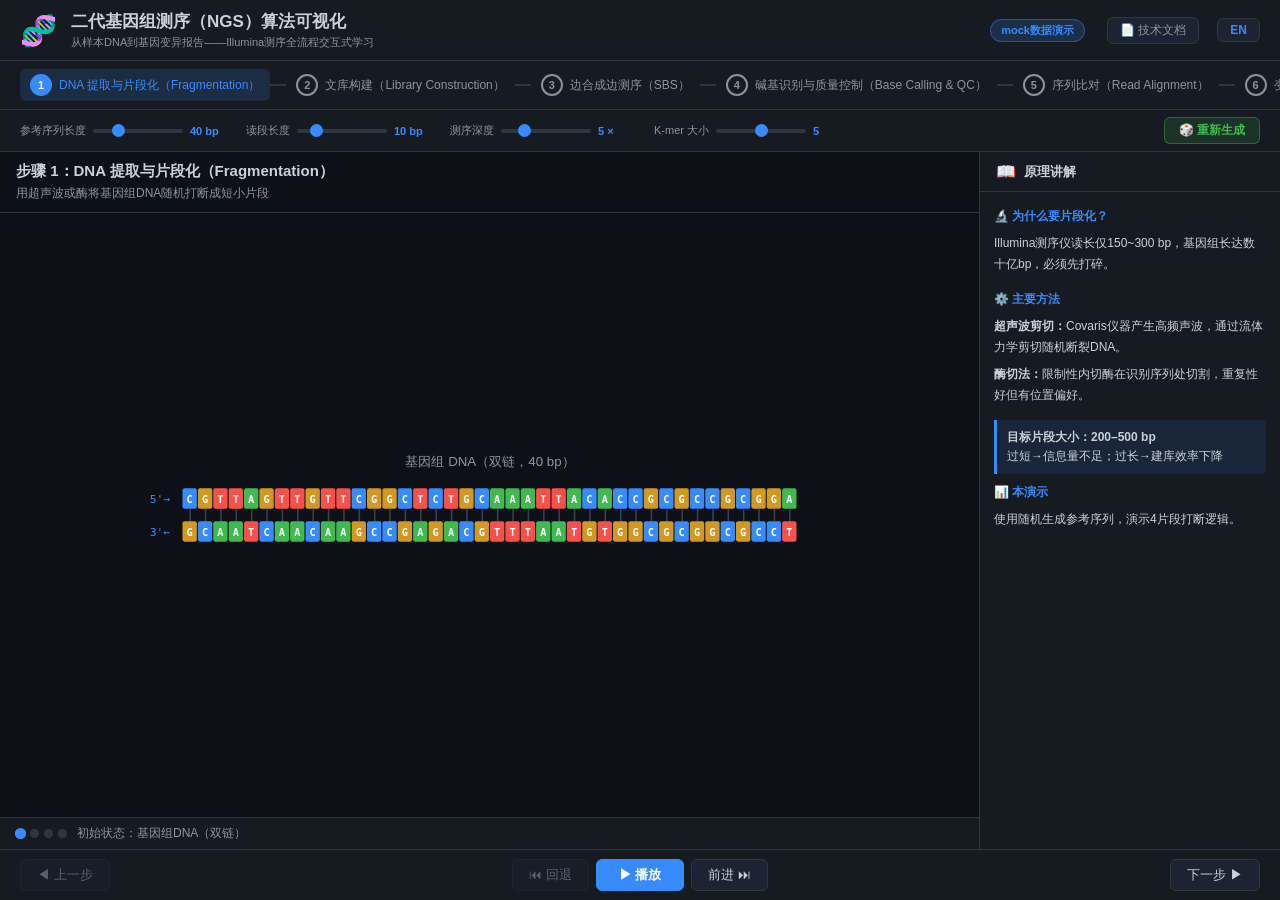
<file: index.html>
<!DOCTYPE html>
<html lang="zh-CN" id="html-root">
<head>
<meta charset="UTF-8">
<meta name="viewport" content="width=device-width, initial-scale=1.0">
<title>二代基因组测序算法可视化</title>
<link rel="stylesheet" href="css/style.css">
</head>
<body>
<div id="app">

  <header id="header">
    <div class="header-inner">
      <div class="header-logo">🧬</div>
      <div>
        <h1>二代基因组测序（NGS）算法可视化</h1>
        <p class="subtitle">从样本DNA到基因变异报告——Illumina测序全流程交互式学习</p>
      </div>
      <div class="header-badge">mock数据演示</div>
      <a href="docs.html" class="doc-link" title="查看技术说明文档">📄 技术文档</a>
      <button id="btn-lang" class="lang-btn" onclick="toggleLang()">EN</button>
    </div>
  </header>

  <div id="step-bar">
    <div id="step-bar-inner">
      <!-- 由JS生成 -->
    </div>
  </div>

  <div id="cfg-bar">
    <div class="cfg-inner">
      <div class="cfg-field">
        <span class="cfg-lbl">参考序列长度</span>
        <input type="range" class="cfg-slider" id="sl-dna" min="30" max="70" value="40" step="5">
        <span class="cfg-val" id="val-dna">40 bp</span>
      </div>
      <div class="cfg-field">
        <span class="cfg-lbl">读段长度</span>
        <input type="range" class="cfg-slider" id="sl-read" min="8" max="20" value="15" step="1">
        <span class="cfg-val" id="val-read">15 bp</span>
      </div>
      <div class="cfg-field">
        <span class="cfg-lbl">测序深度</span>
        <input type="range" class="cfg-slider" id="sl-cov" min="3" max="12" value="5" step="1">
        <span class="cfg-val" id="val-cov">5 ×</span>
      </div>
      <div class="cfg-field">
        <span class="cfg-lbl">K-mer 大小</span>
        <input type="range" class="cfg-slider" id="sl-kmer" min="3" max="7" value="5" step="1">
        <span class="cfg-val" id="val-kmer">5</span>
      </div>
      <button id="btn-generate" class="cfg-gen-btn">🎲 重新生成</button>
    </div>
  </div>

  <div id="content">

    <div id="vis-panel">
      <div id="vis-header">
        <h2 id="step-title"></h2>
        <p id="step-desc"></p>
      </div>
      <div id="vis-area">
        <svg id="main-svg" viewBox="0 0 800 380"
             preserveAspectRatio="xMidYMid meet"
             xmlns="http://www.w3.org/2000/svg">
        </svg>
      </div>
      <div id="substep-bar">
        <div id="substep-dots"></div>
        <p id="substep-label"></p>
      </div>
    </div>

    <div id="theory-panel">
      <div class="theory-hdr">
        <span class="theory-icon">📖</span>
        <h3>原理讲解</h3>
      </div>
      <div id="theory-content"></div>
    </div>

  </div>

  <div id="controls-bar">
    <button class="ctrl-btn" id="btn-prev">◀ 上一步</button>
    <div class="ctrl-group">
      <button class="ctrl-btn" id="btn-sub-prev" title="回退一帧">⏮ 回退</button>
      <button class="ctrl-btn primary" id="btn-play">▶ 播放</button>
      <button class="ctrl-btn" id="btn-sub-next" title="前进一帧">前进 ⏭</button>
    </div>
    <button class="ctrl-btn" id="btn-next">下一步 ▶</button>
  </div>

</div>
<script src="js/i18n.js"></script>
<script src="js/data.js"></script>
<script src="js/app.js"></script>
</body>
</html>
</file>
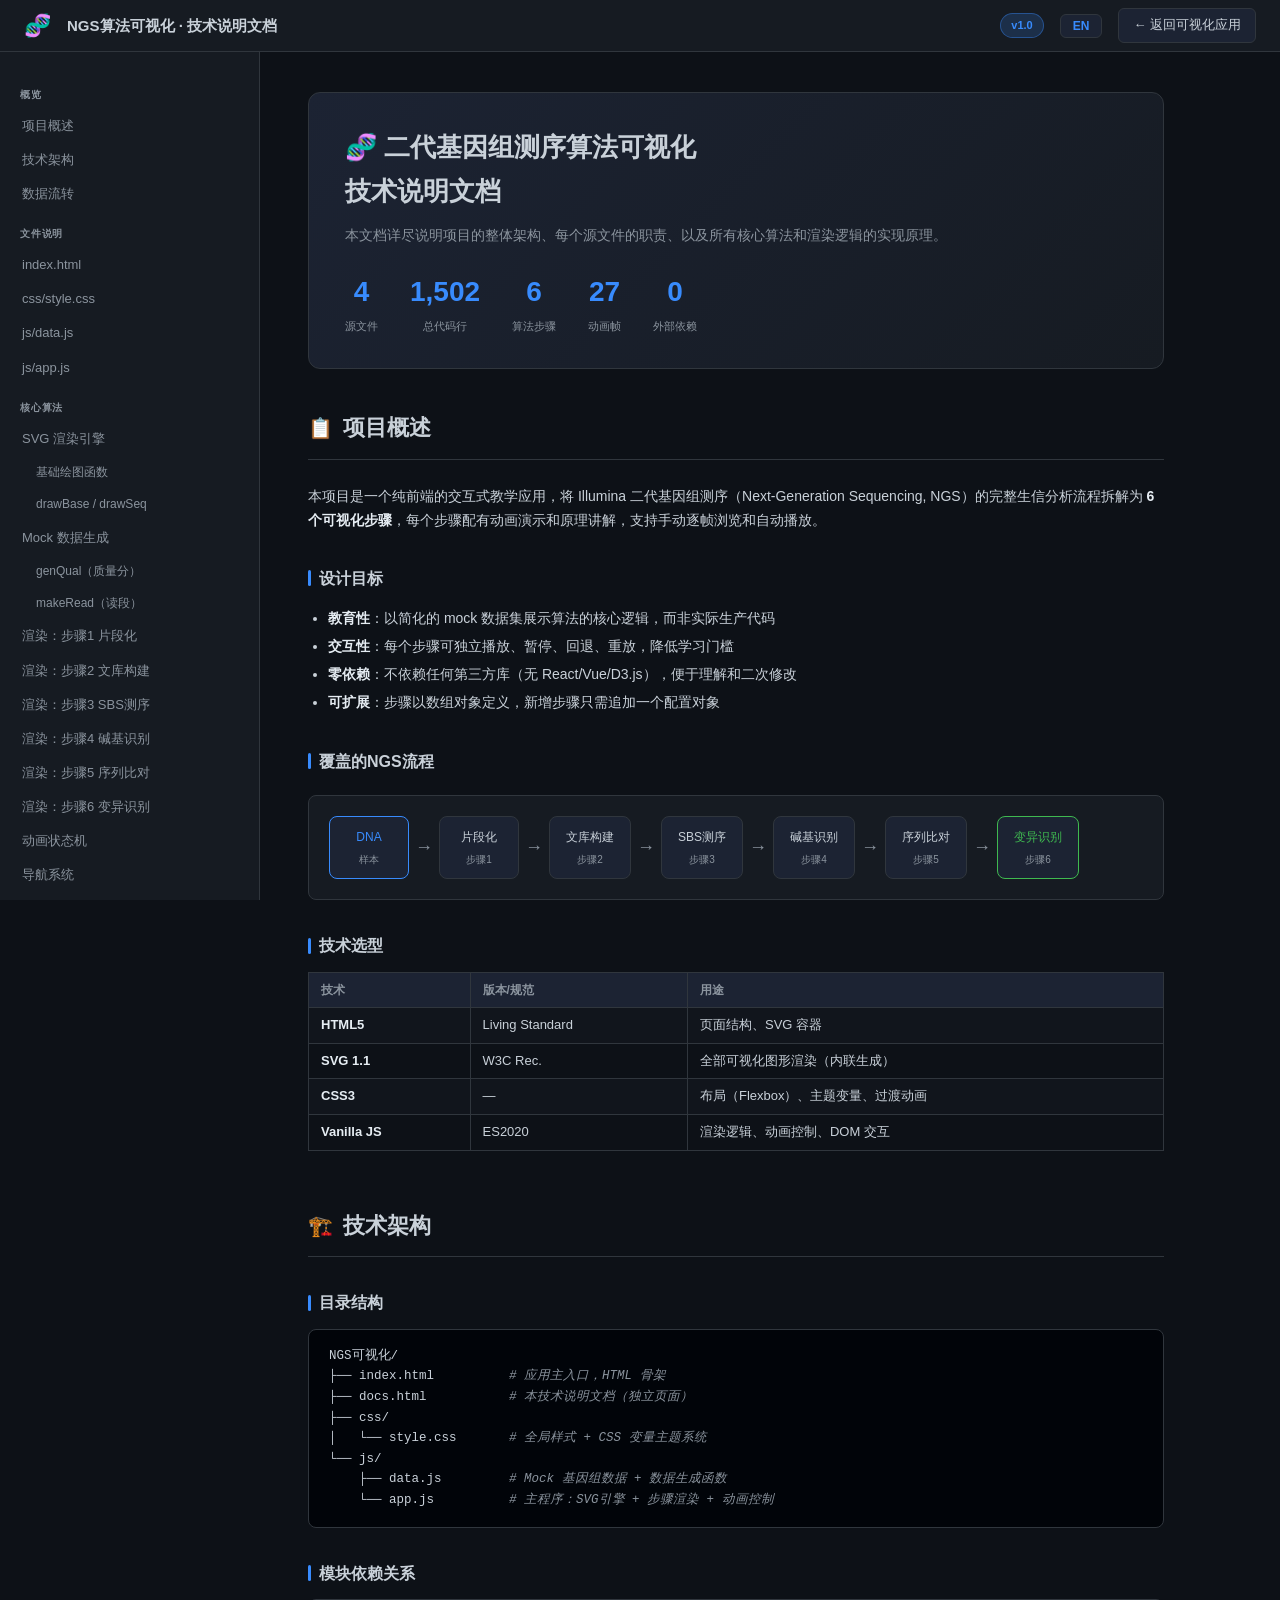
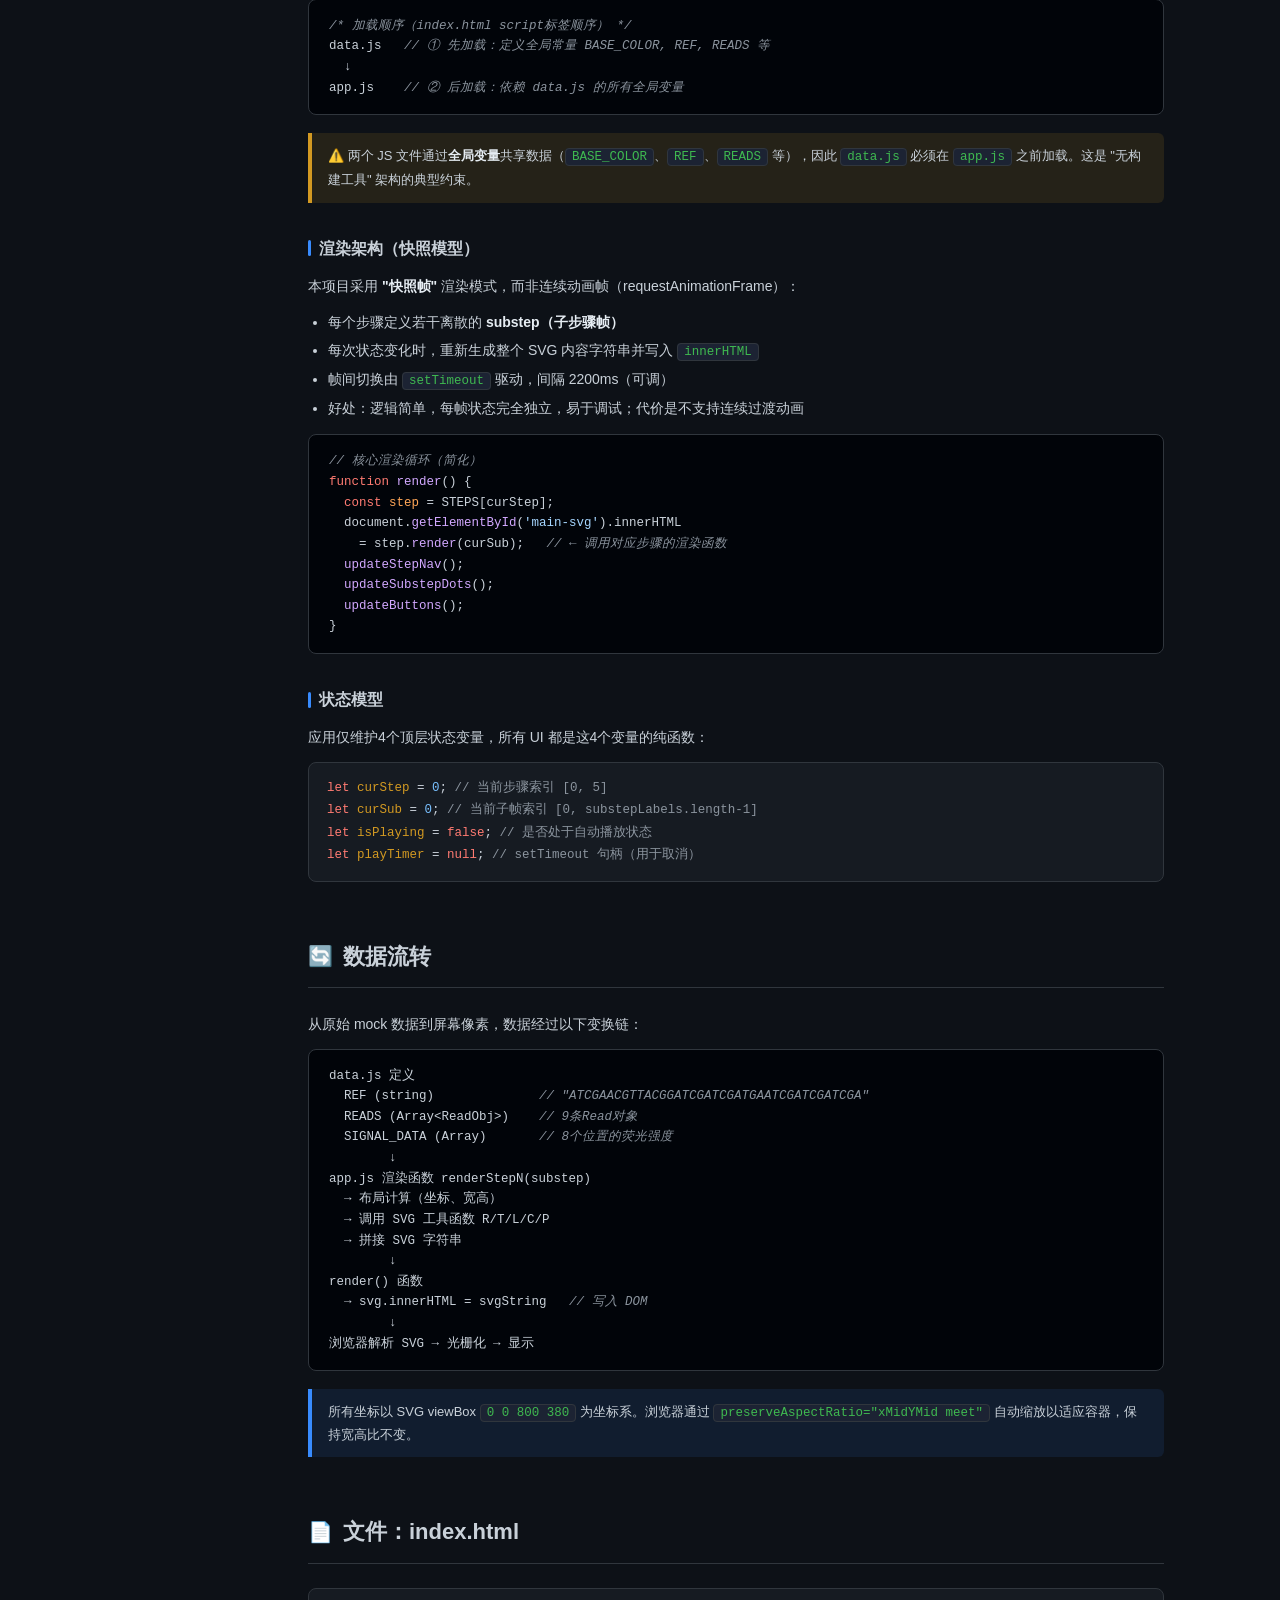
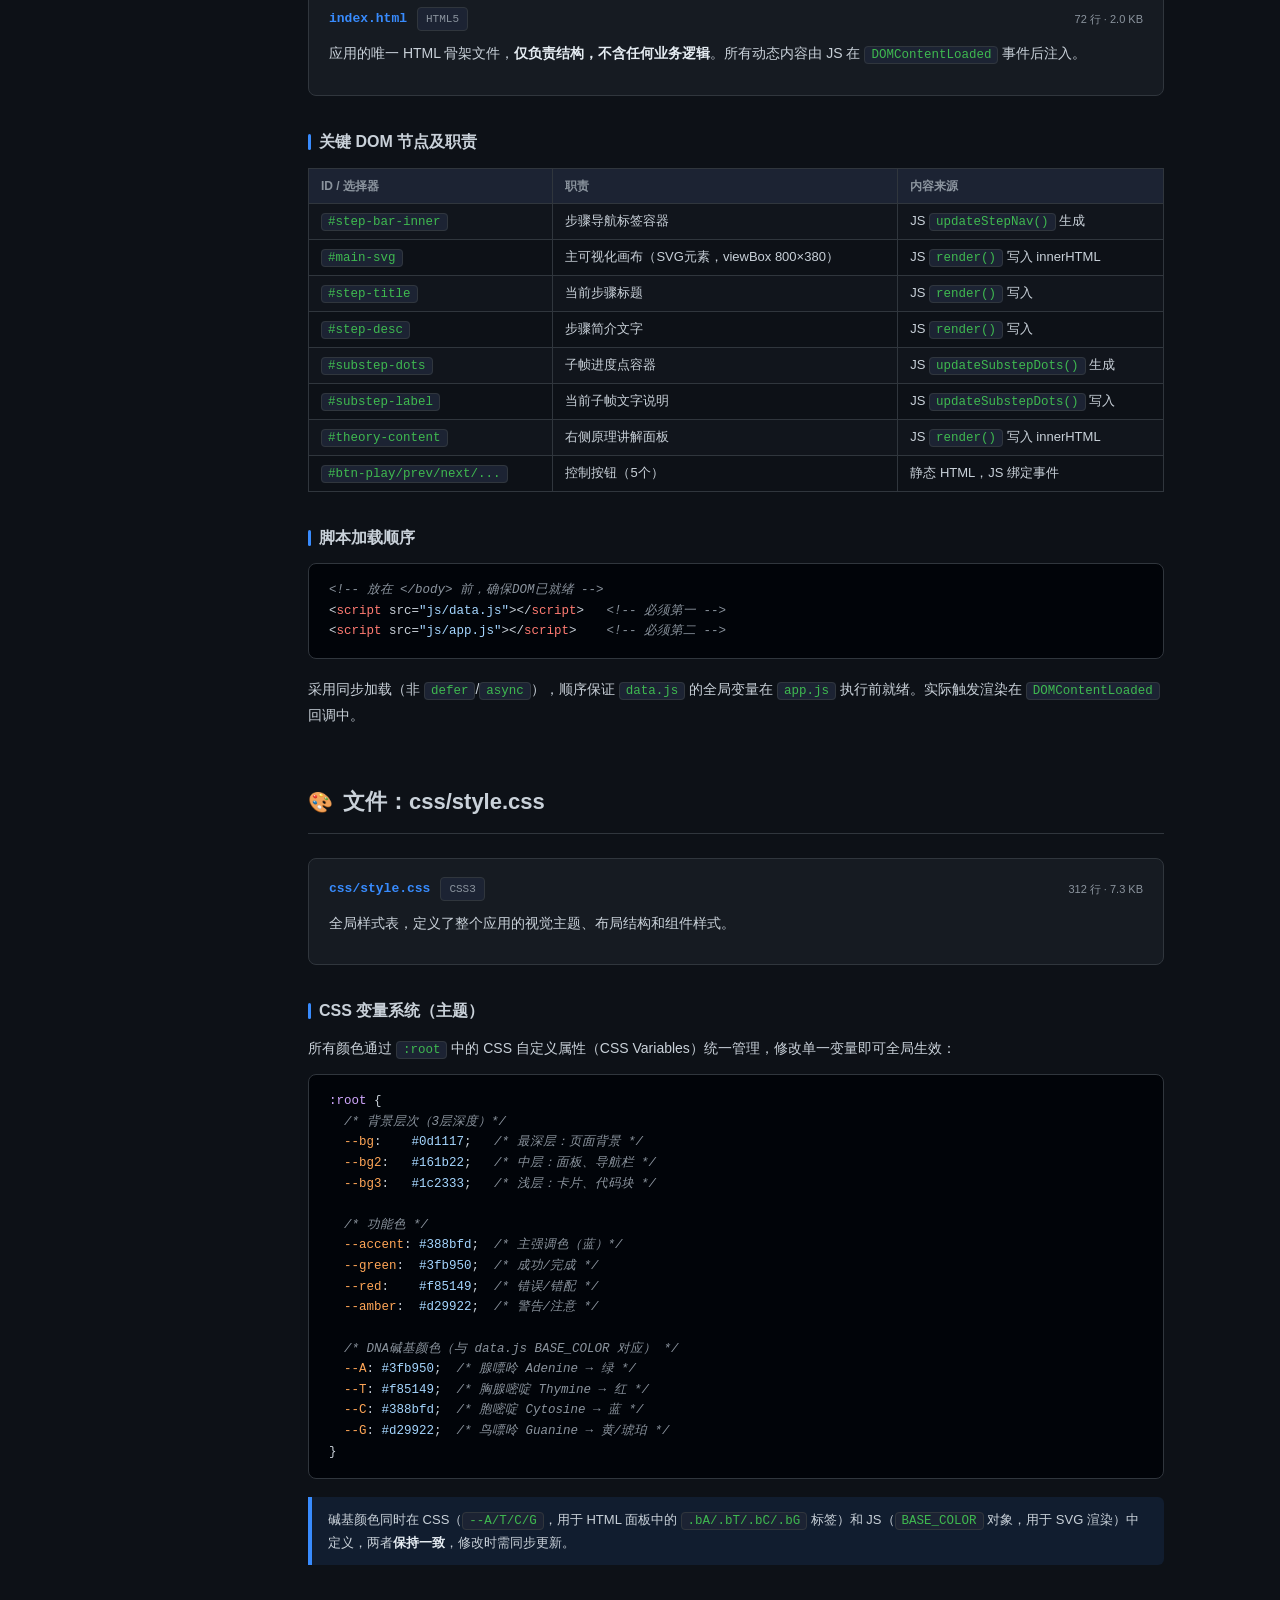
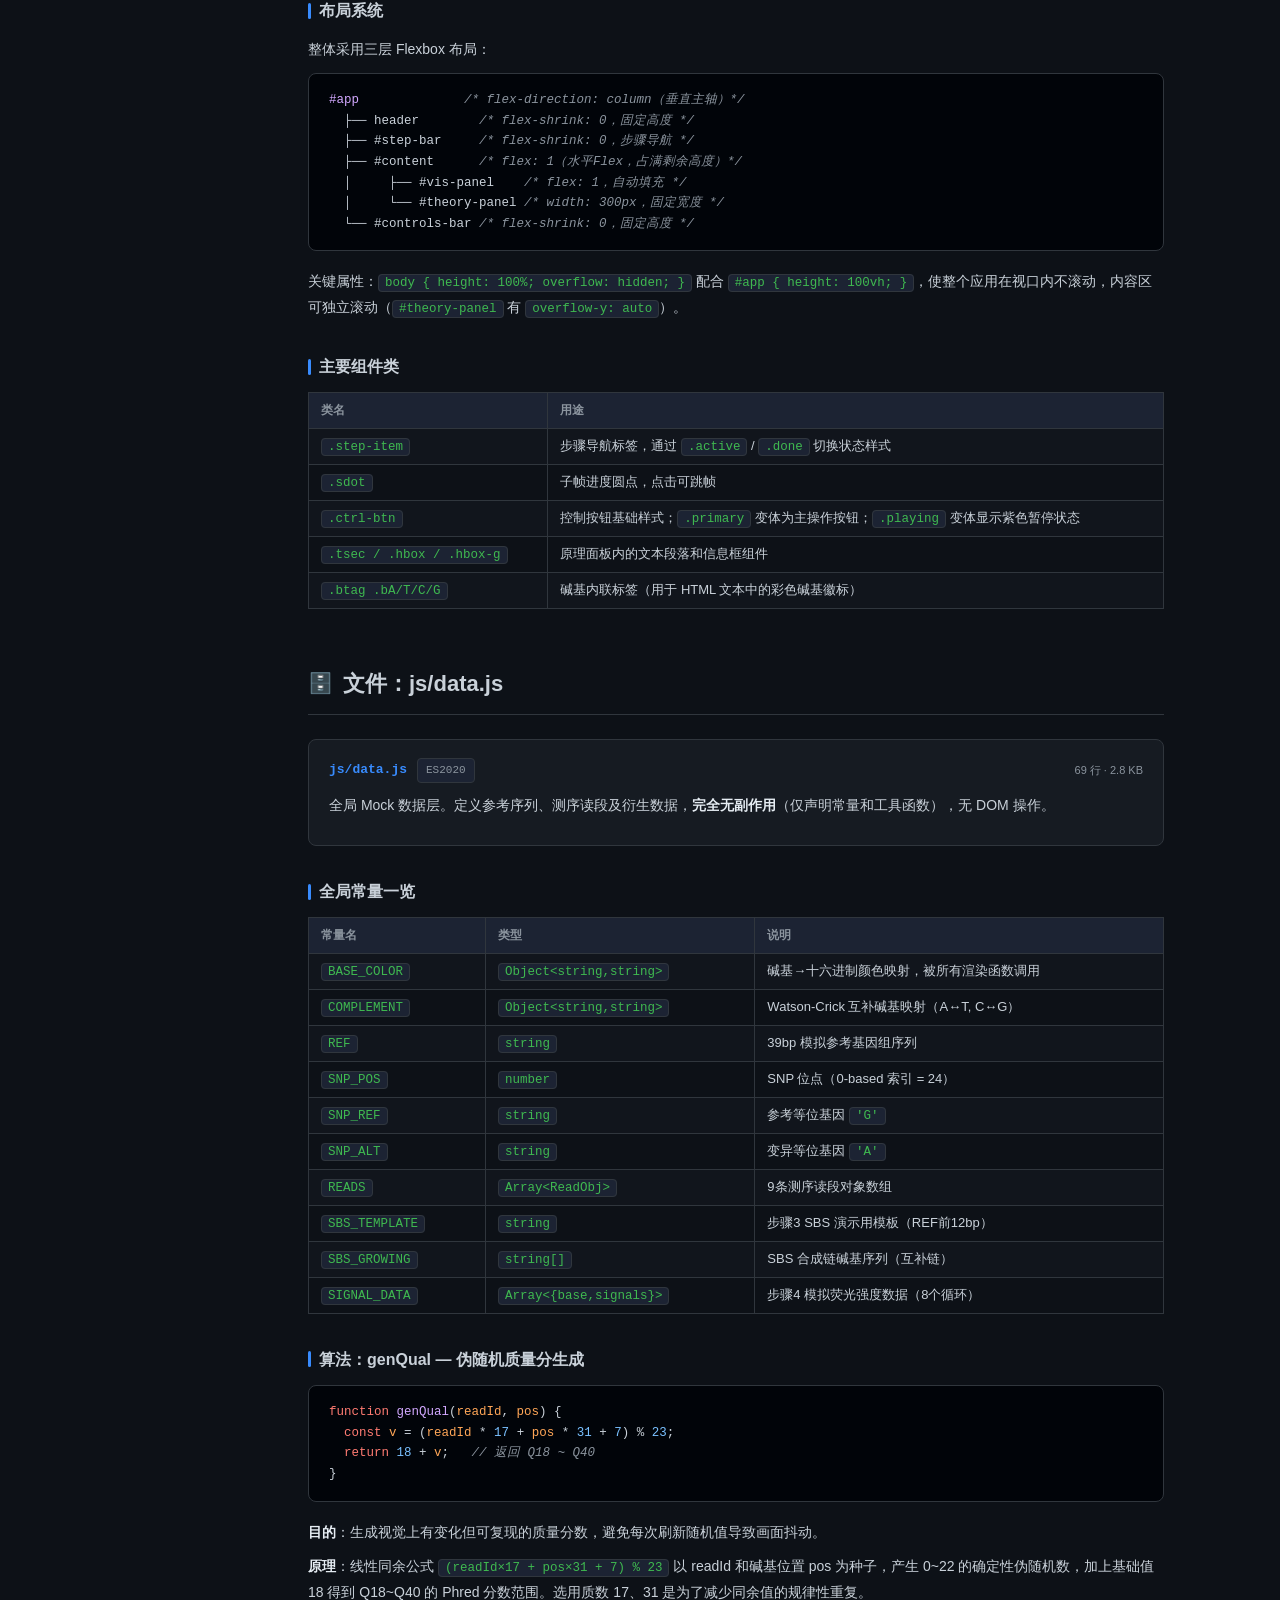
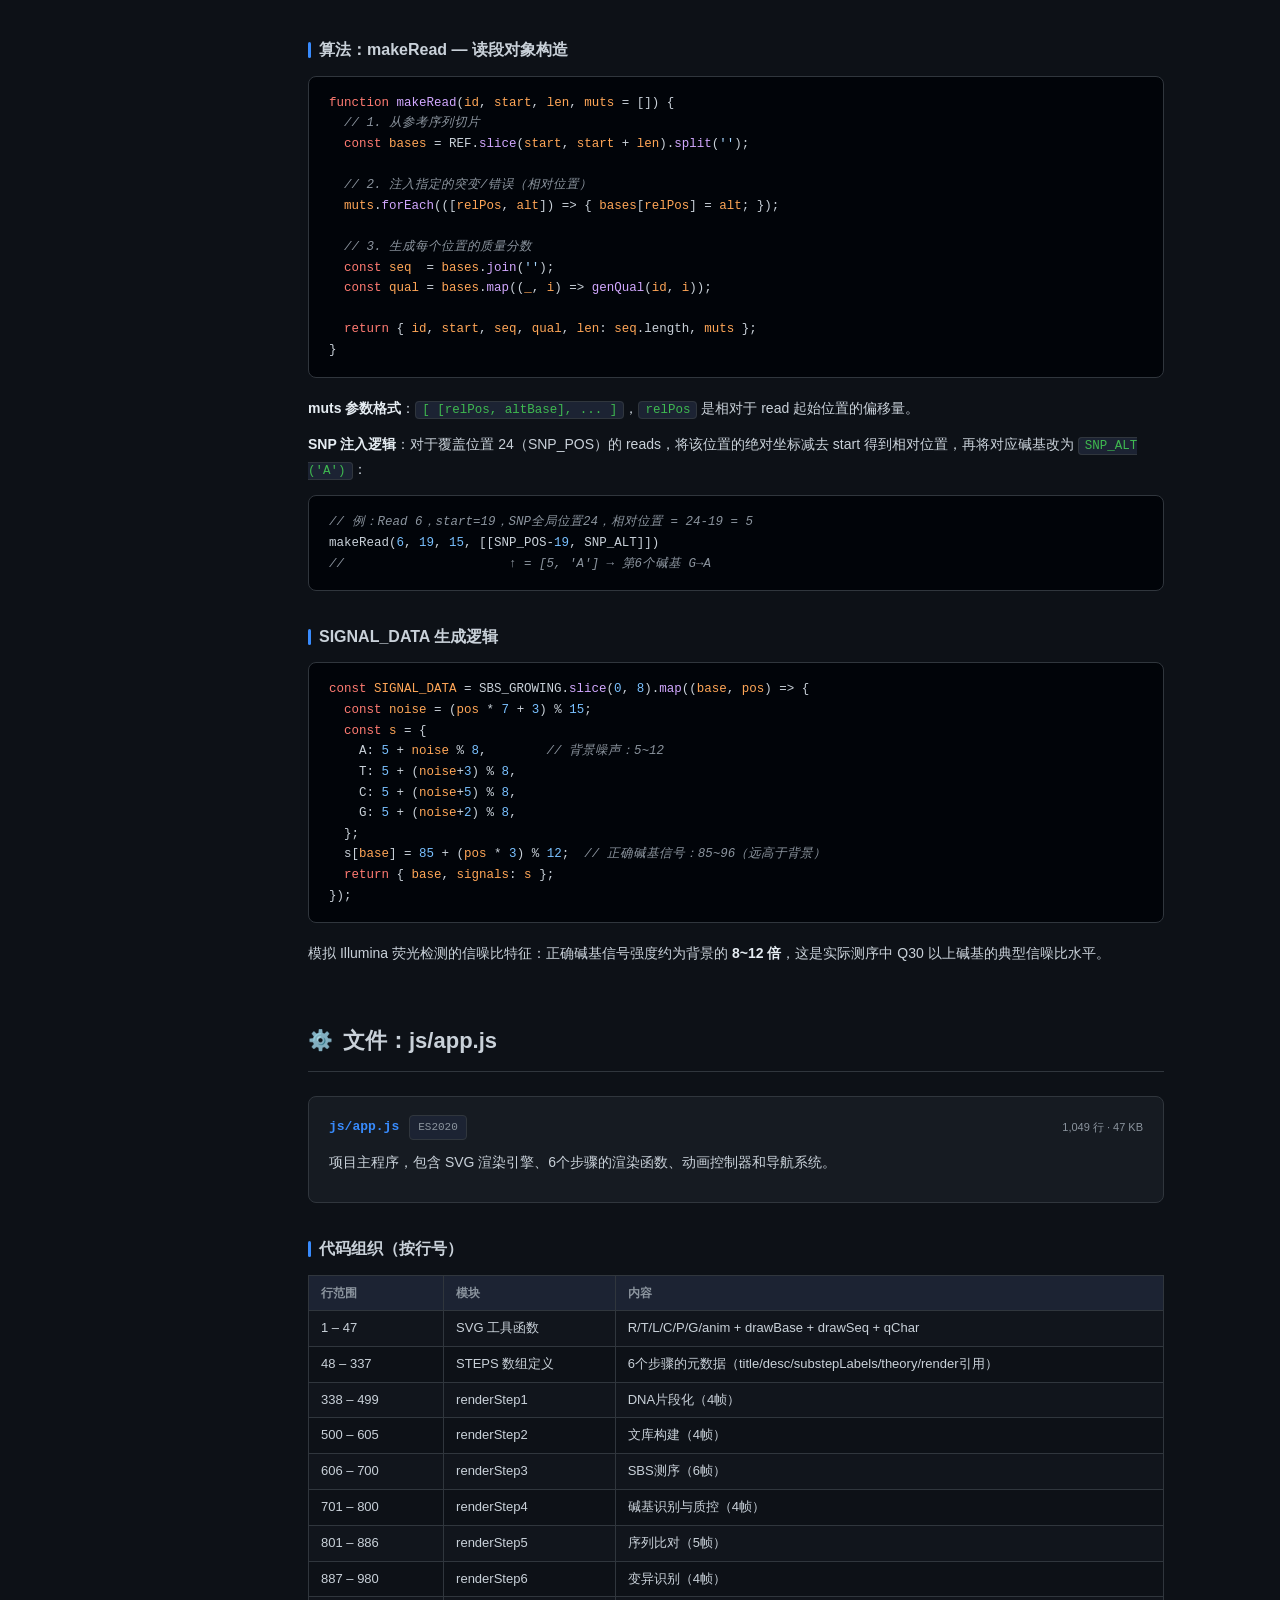
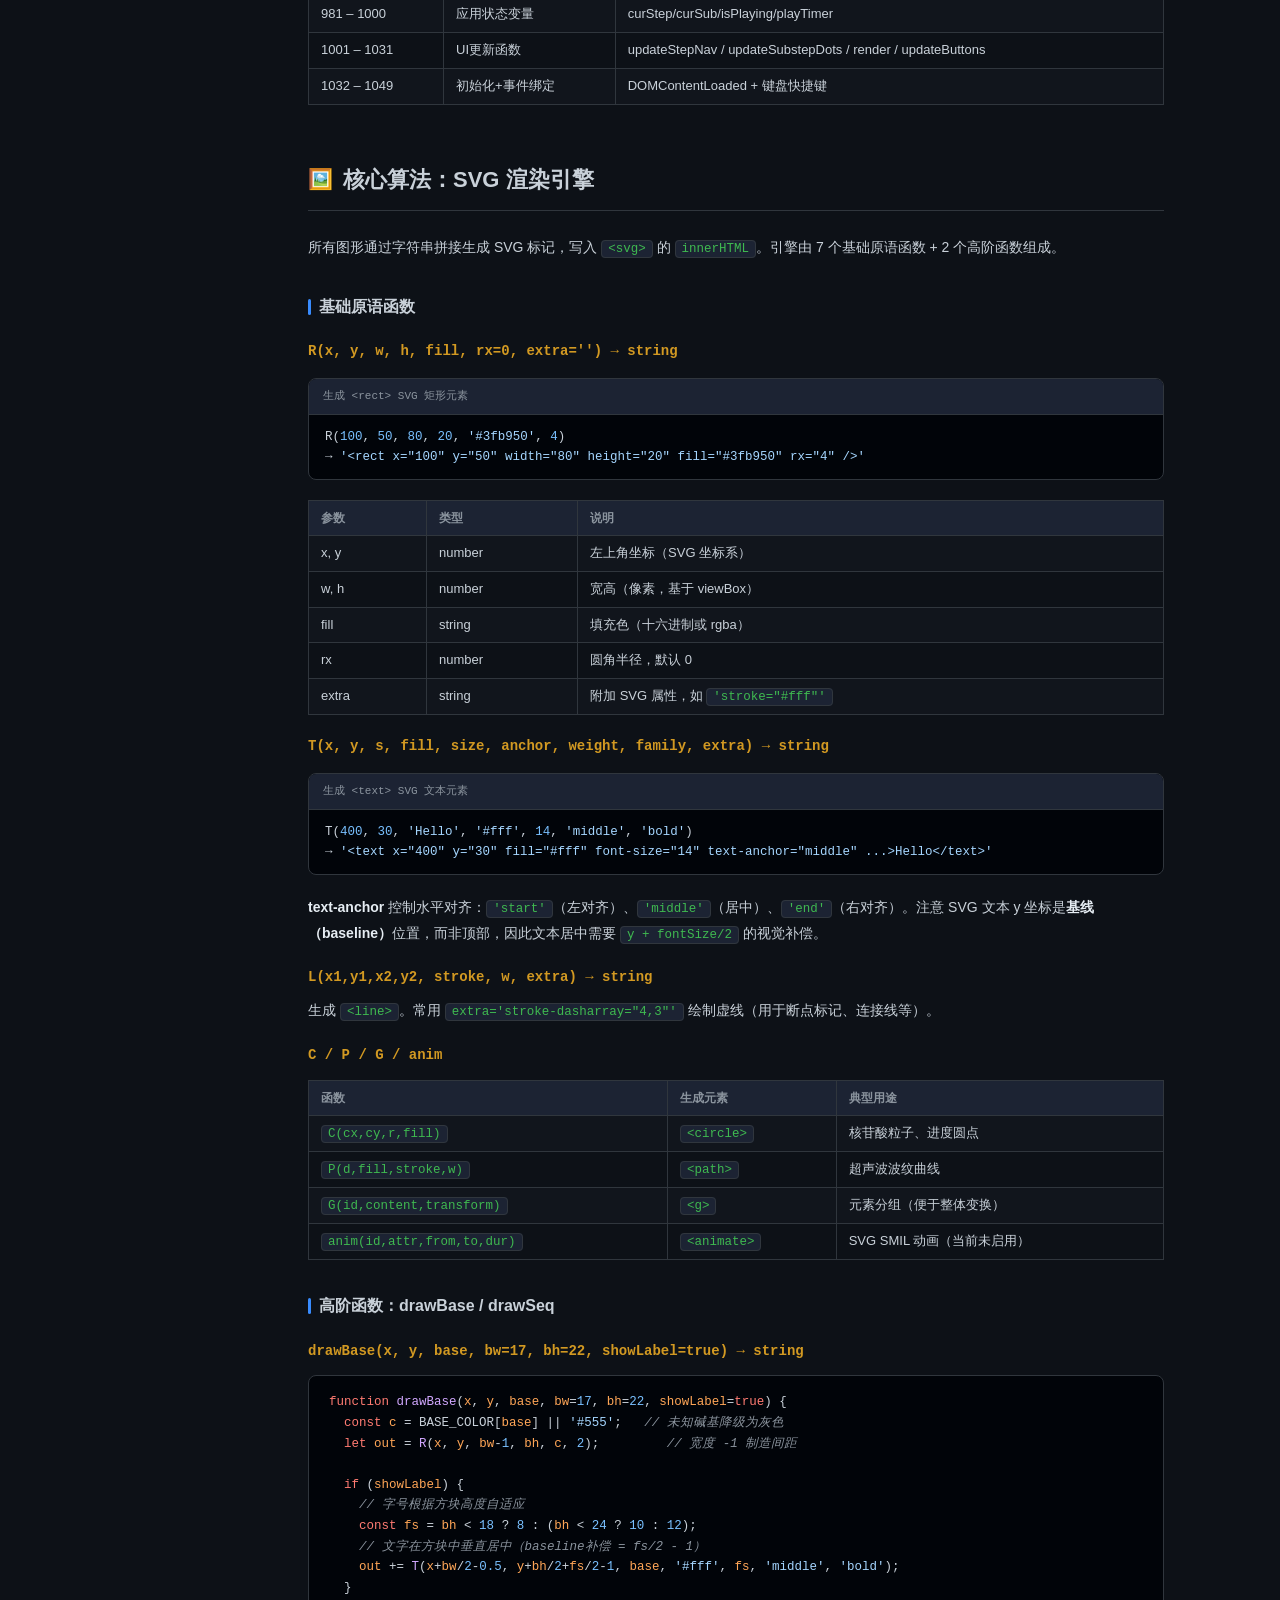
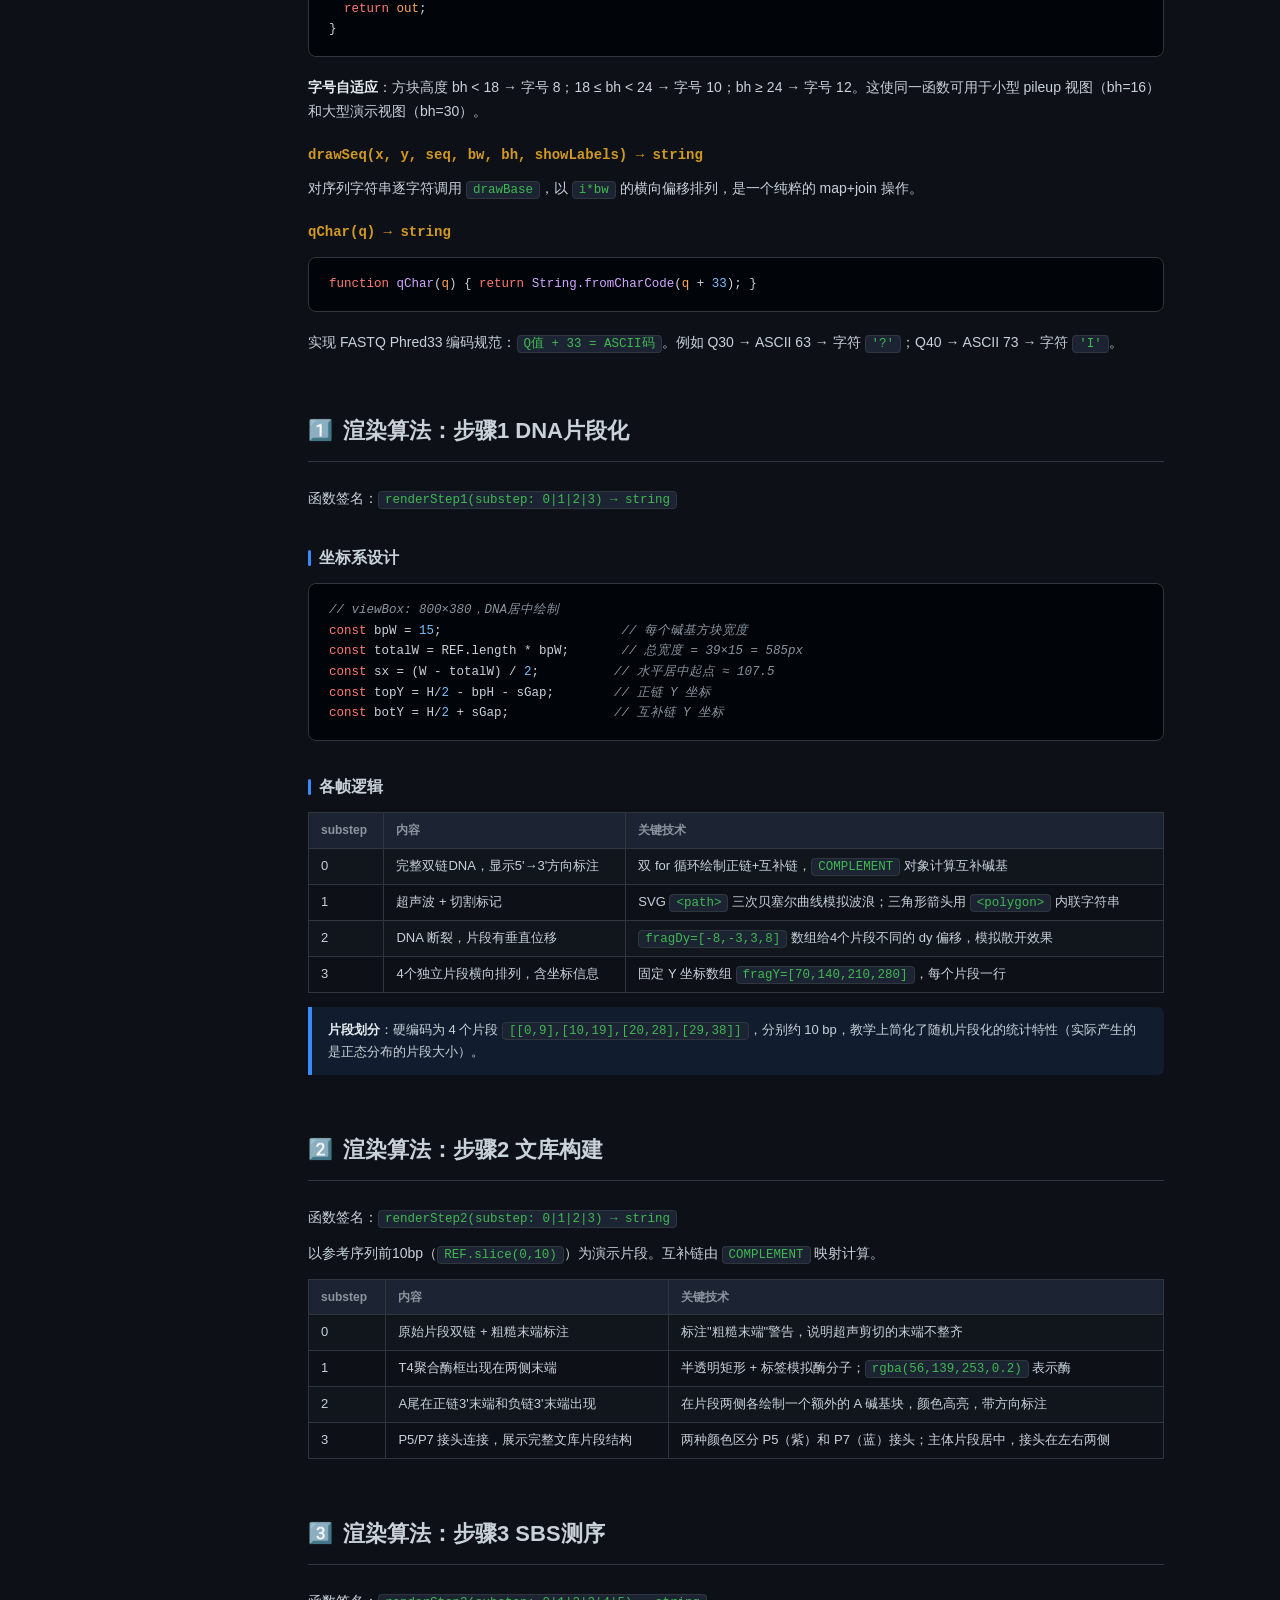
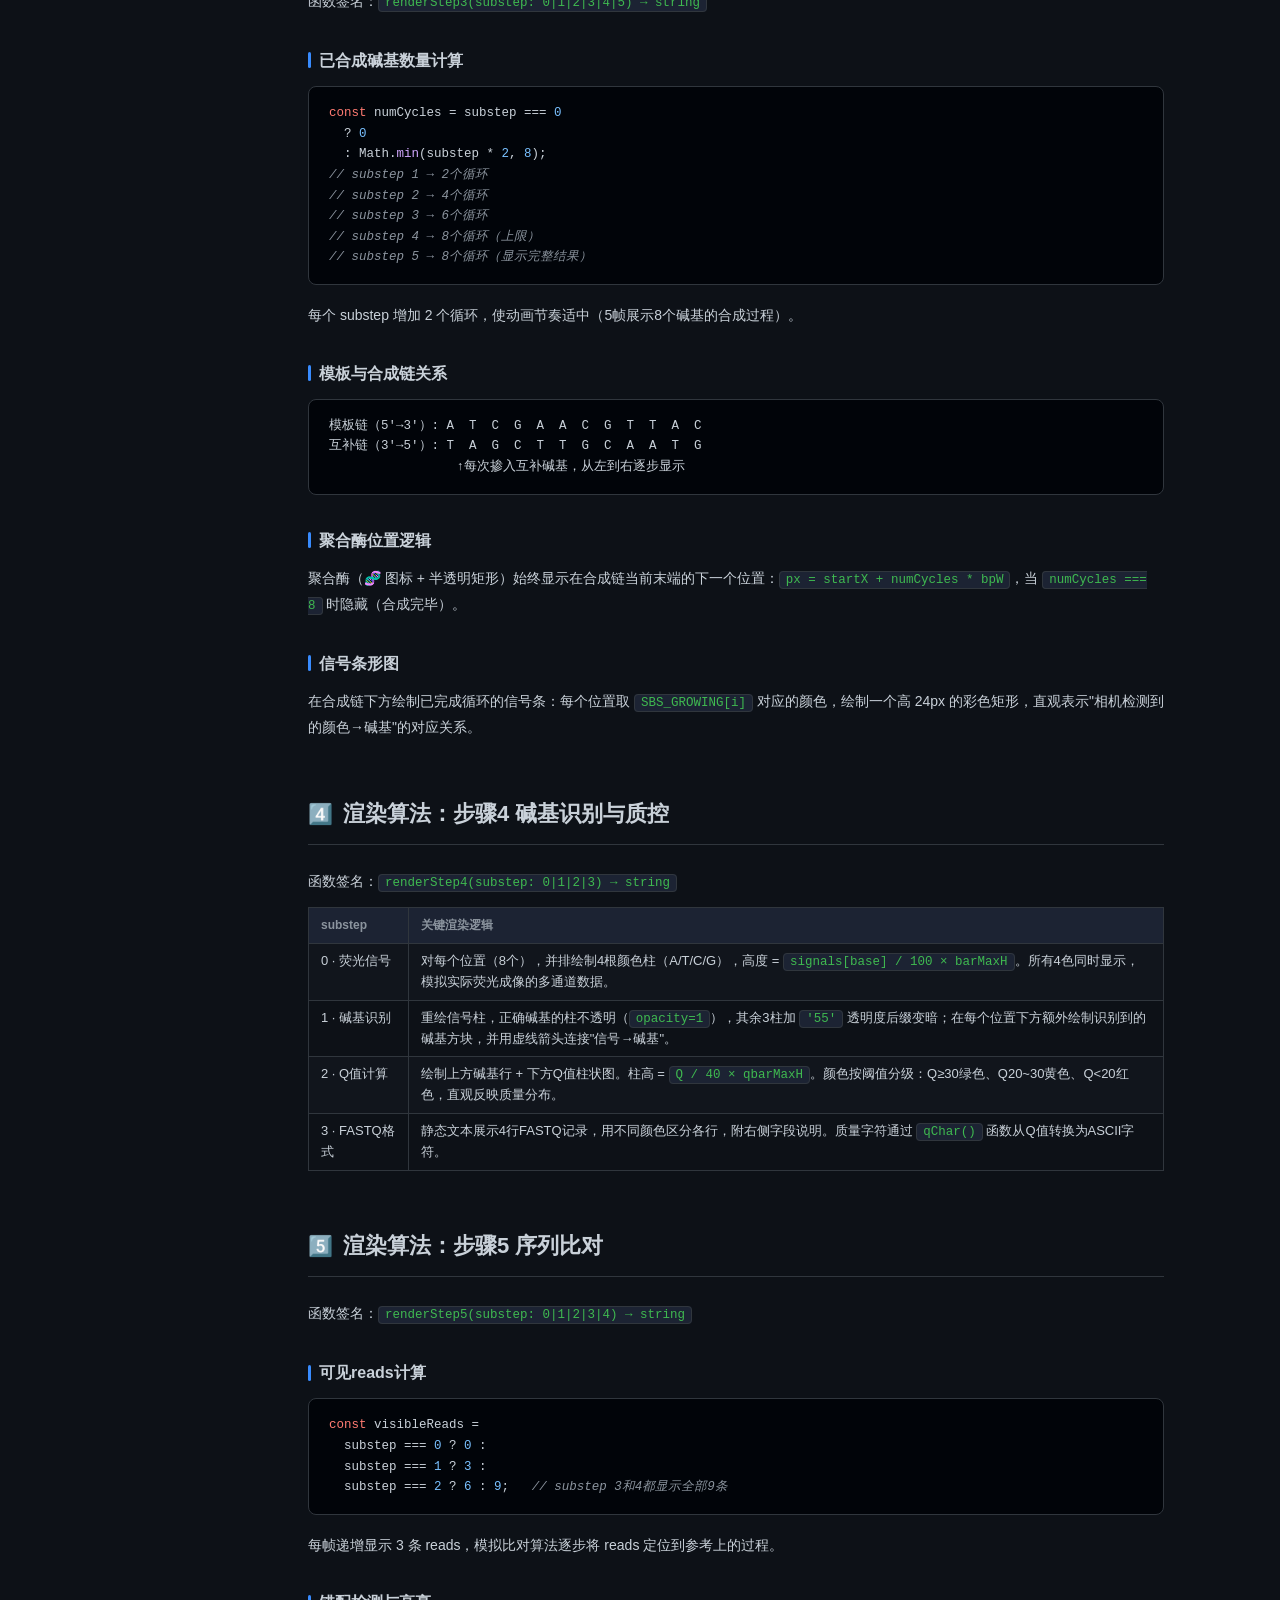
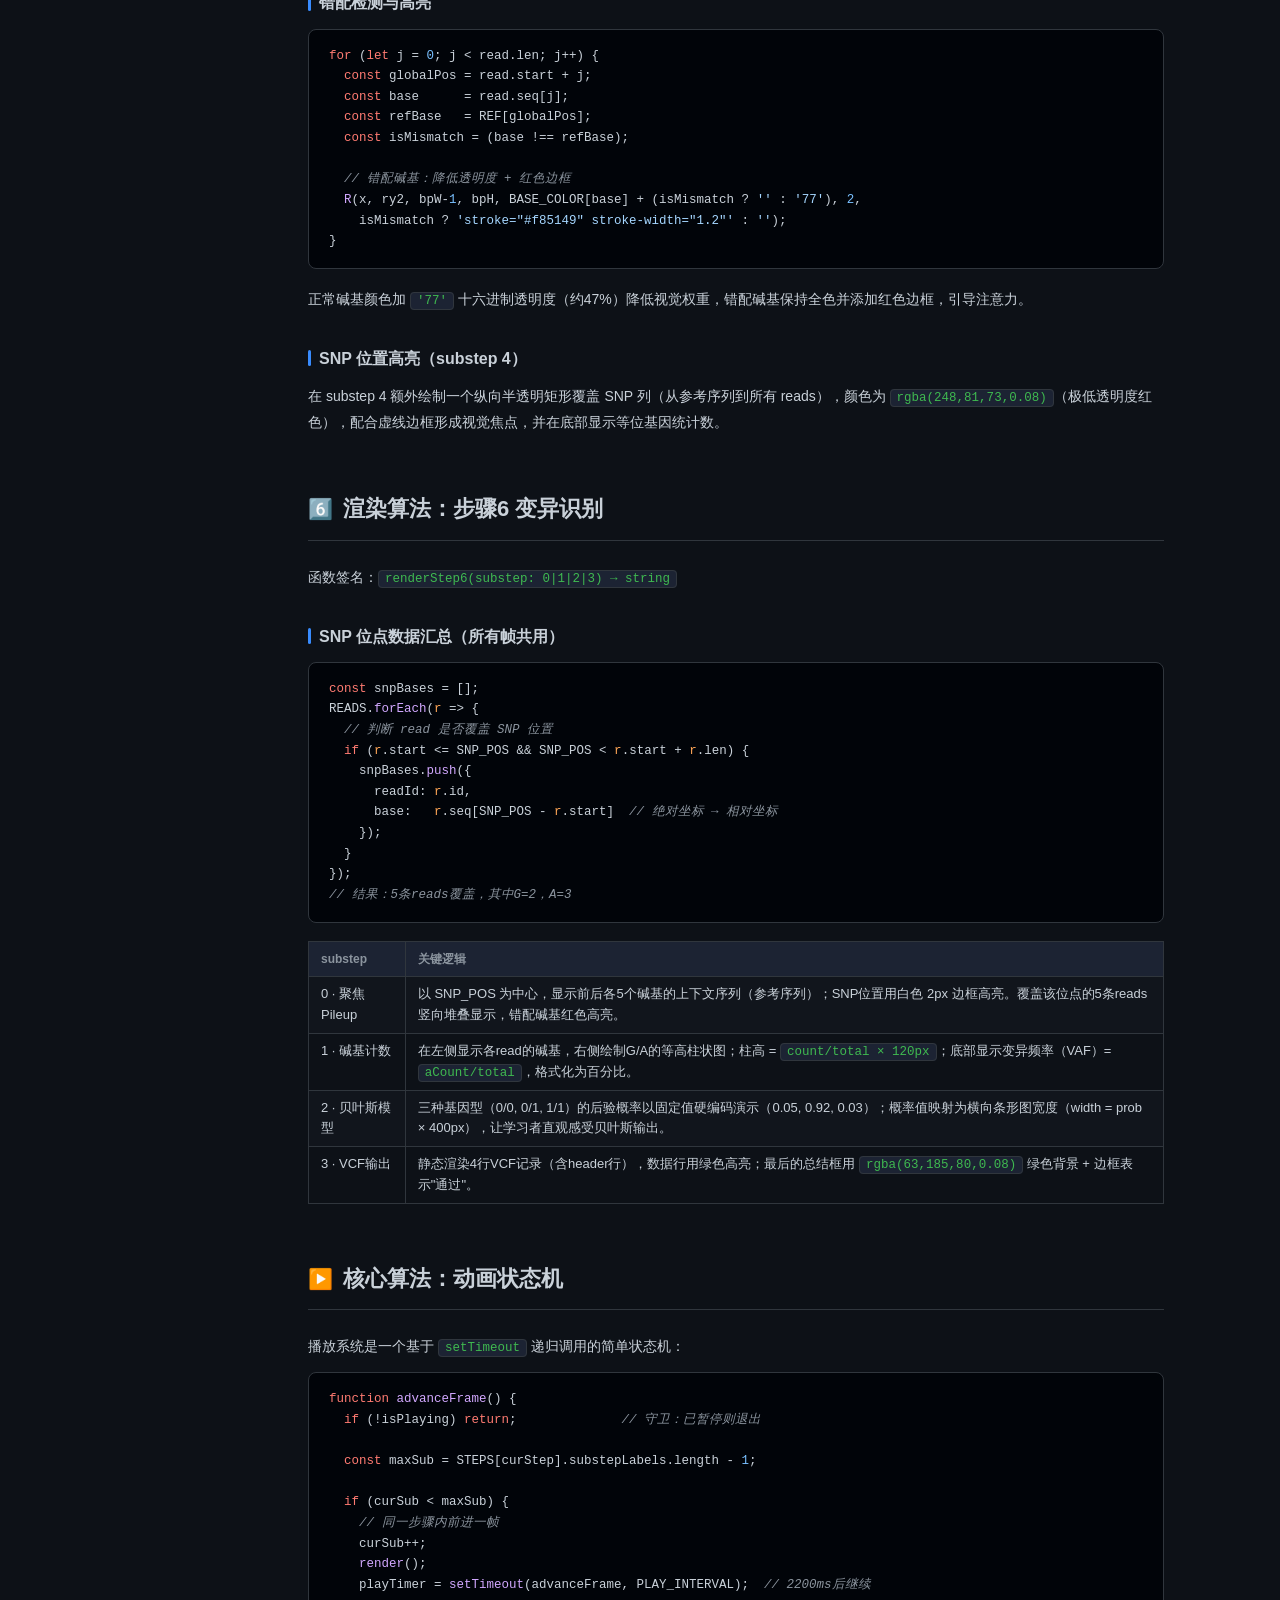
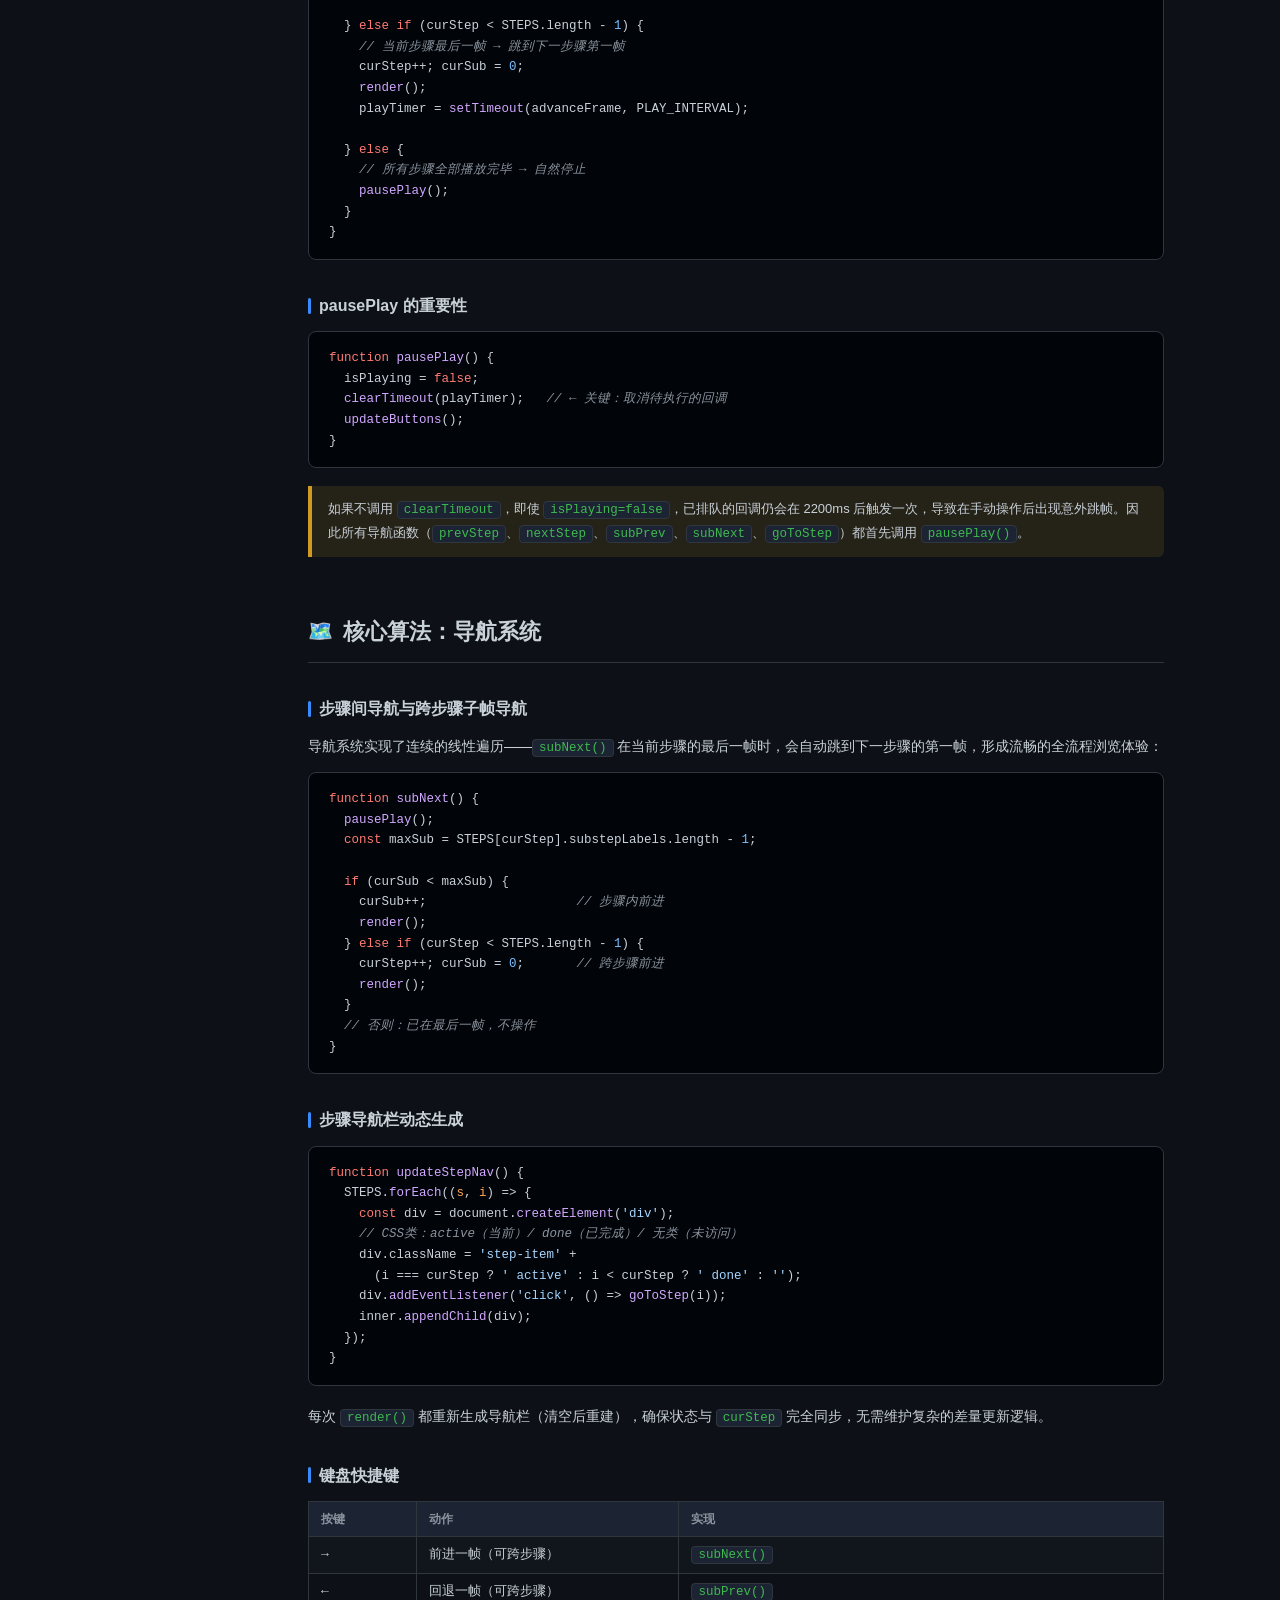
<file: docs.html>
<!DOCTYPE html>
<html lang="zh-CN" id="html-root">
<head>
<meta charset="UTF-8">
<meta name="viewport" content="width=device-width, initial-scale=1.0">
<title>技术说明文档 — NGS 算法可视化</title>
<style>
/* ======================================================
   CSS 变量 & 重置
   ====================================================== */
:root {
  --bg:       #0d1117;
  --bg2:      #161b22;
  --bg3:      #1c2333;
  --border:   #30363d;
  --text:     #c9d1d9;
  --text2:    #8b949e;
  --accent:   #388bfd;
  --green:    #3fb950;
  --red:      #f85149;
  --amber:    #d29922;
  --purple:   #8b5cf6;
  --A:        #3fb950;
  --T:        #f85149;
  --C:        #388bfd;
  --G:        #d29922;
  --sidebar-w:260px;
}
*, *::before, *::after { margin:0; padding:0; box-sizing:border-box; }
html { scroll-behavior: smooth; }
body {
  background: var(--bg);
  color: var(--text);
  font-family: -apple-system, BlinkMacSystemFont, 'Segoe UI',
               'PingFang SC', 'Microsoft YaHei', sans-serif;
  font-size: 14px;
  line-height: 1.7;
}

/* ======================================================
   顶部导航栏
   ====================================================== */
#topbar {
  position: fixed;
  top: 0; left: 0; right: 0;
  height: 52px;
  background: var(--bg2);
  border-bottom: 1px solid var(--border);
  display: flex;
  align-items: center;
  padding: 0 24px;
  gap: 16px;
  z-index: 100;
}
.topbar-logo { font-size: 22px; }
#topbar h1 { font-size: 15px; font-weight: 700; flex:1; }
.back-btn {
  display: flex;
  align-items: center;
  gap: 6px;
  background: var(--bg3);
  border: 1px solid var(--border);
  color: var(--text);
  padding: 5px 14px;
  border-radius: 6px;
  text-decoration: none;
  font-size: 13px;
  transition: background 0.15s;
}
.back-btn:hover { background: var(--border); }
.badge {
  background: rgba(56,139,253,0.18);
  color: var(--accent);
  border: 1px solid rgba(56,139,253,0.4);
  padding: 2px 10px;
  border-radius: 20px;
  font-size: 11px;
  font-weight: 600;
}

/* ======================================================
   布局：侧边栏 + 主内容
   ====================================================== */
#layout {
  display: flex;
  padding-top: 52px;
  min-height: 100vh;
}

/* 侧边栏 */
#sidebar {
  position: fixed;
  top: 52px; left: 0;
  width: var(--sidebar-w);
  height: calc(100vh - 52px);
  background: var(--bg2);
  border-right: 1px solid var(--border);
  overflow-y: auto;
  padding: 20px 0 40px;
}
#sidebar::-webkit-scrollbar { width: 4px; }
#sidebar::-webkit-scrollbar-thumb { background: var(--border); border-radius: 4px; }

.nav-group-title {
  font-size: 10px;
  font-weight: 700;
  letter-spacing: 0.08em;
  color: var(--text2);
  text-transform: uppercase;
  padding: 14px 20px 6px;
}
.nav-item {
  display: block;
  padding: 6px 20px;
  color: var(--text2);
  text-decoration: none;
  font-size: 13px;
  border-left: 2px solid transparent;
  transition: all 0.15s;
  white-space: nowrap;
  overflow: hidden;
  text-overflow: ellipsis;
}
.nav-item:hover { color: var(--text); background: var(--bg3); }
.nav-item.active { color: var(--accent); border-left-color: var(--accent); background: rgba(56,139,253,0.08); }
.nav-item.sub { padding-left: 34px; font-size: 12px; }

/* 主内容区 */
#content {
  margin-left: var(--sidebar-w);
  padding: 40px 56px 80px 48px;
  max-width: 960px;
  min-width: 0;
  flex: 1;
}

/* ======================================================
   文章排版
   ====================================================== */
section { margin-bottom: 56px; }
h2.sec-title {
  font-size: 22px;
  font-weight: 700;
  color: var(--text);
  padding-bottom: 12px;
  border-bottom: 1px solid var(--border);
  margin-bottom: 24px;
  display: flex;
  align-items: center;
  gap: 10px;
}
h2.sec-title .sec-icon { font-size: 20px; }
h3.sub-title {
  font-size: 16px;
  font-weight: 600;
  color: var(--text);
  margin: 32px 0 12px;
  display: flex;
  align-items: center;
  gap: 8px;
}
h3.sub-title::before {
  content: '';
  display: inline-block;
  width: 3px;
  height: 16px;
  background: var(--accent);
  border-radius: 2px;
}
h4.fn-title {
  font-size: 14px;
  font-weight: 600;
  color: var(--amber);
  margin: 20px 0 8px;
  font-family: 'Courier New', monospace;
}
p { margin-bottom: 10px; color: var(--text); line-height: 1.75; }
ul, ol { margin: 8px 0 10px 20px; line-height: 2; }
li { color: var(--text); }
strong { color: #e6edf3; font-weight: 600; }
code {
  background: var(--bg3);
  border: 1px solid var(--border);
  border-radius: 4px;
  padding: 1px 6px;
  font-family: 'Courier New', monospace;
  font-size: 12.5px;
  color: var(--green);
}
a { color: var(--accent); text-decoration: none; }
a:hover { text-decoration: underline; }

/* ======================================================
   代码块
   ====================================================== */
pre {
  background: #010409;
  border: 1px solid var(--border);
  border-radius: 8px;
  padding: 16px 20px;
  overflow-x: auto;
  margin: 12px 0 18px;
  font-family: 'Courier New', Courier, monospace;
  font-size: 12.5px;
  line-height: 1.65;
}
pre code { background: none; border: none; padding: 0; color: #c9d1d9; font-size: inherit; }
.kw  { color: #ff7b72; }   /* 关键字 */
.fn  { color: #d2a8ff; }   /* 函数名 */
.str { color: #a5d6ff; }   /* 字符串 */
.cmt { color: #8b949e; font-style: italic; } /* 注释 */
.num { color: #79c0ff; }   /* 数字 */
.var { color: #ffa657; }   /* 变量 */
.op  { color: #f47067; }   /* 运算符 */

/* ======================================================
   信息框
   ====================================================== */
.info-box {
  background: rgba(56,139,253,0.1);
  border-left: 4px solid var(--accent);
  border-radius: 0 6px 6px 0;
  padding: 12px 16px;
  margin: 14px 0;
  font-size: 13px;
  line-height: 1.65;
}
.warn-box {
  background: rgba(210,153,34,0.12);
  border-left: 4px solid var(--amber);
  border-radius: 0 6px 6px 0;
  padding: 12px 16px;
  margin: 14px 0;
  font-size: 13px;
}
.good-box {
  background: rgba(63,185,80,0.1);
  border-left: 4px solid var(--green);
  border-radius: 0 6px 6px 0;
  padding: 12px 16px;
  margin: 14px 0;
  font-size: 13px;
}

/* ======================================================
   文件卡片
   ====================================================== */
.file-card {
  background: var(--bg2);
  border: 1px solid var(--border);
  border-radius: 8px;
  padding: 18px 20px;
  margin: 14px 0;
}
.file-card-header {
  display: flex;
  align-items: center;
  gap: 10px;
  margin-bottom: 10px;
}
.file-tag {
  font-family: monospace;
  font-size: 13px;
  font-weight: 700;
  color: var(--accent);
}
.file-size {
  font-size: 11px;
  color: var(--text2);
  margin-left: auto;
}

/* ======================================================
   函数签名表
   ====================================================== */
.fn-sig {
  background: #010409;
  border: 1px solid var(--border);
  border-radius: 8px;
  overflow: hidden;
  margin: 14px 0 20px;
}
.fn-sig-head {
  background: var(--bg3);
  padding: 8px 14px;
  font-size: 11px;
  color: var(--text2);
  border-bottom: 1px solid var(--border);
  font-family: monospace;
}
.fn-sig-body {
  padding: 12px 16px;
  font-family: 'Courier New', monospace;
  font-size: 12.5px;
  line-height: 1.6;
  color: #c9d1d9;
}
table.param-table {
  width: 100%;
  border-collapse: collapse;
  margin: 12px 0;
  font-size: 13px;
}
table.param-table th {
  background: var(--bg3);
  padding: 7px 12px;
  text-align: left;
  font-weight: 600;
  color: var(--text2);
  border: 1px solid var(--border);
  font-size: 12px;
}
table.param-table td {
  padding: 7px 12px;
  border: 1px solid var(--border);
  vertical-align: top;
  line-height: 1.6;
}
table.param-table tr:nth-child(even) td { background: rgba(22,27,34,0.5); }

/* ======================================================
   流程图（纯CSS）
   ====================================================== */
.flow-diagram {
  display: flex;
  align-items: center;
  gap: 0;
  flex-wrap: wrap;
  margin: 20px 0;
  padding: 20px;
  background: var(--bg2);
  border-radius: 8px;
  border: 1px solid var(--border);
}
.flow-node {
  background: var(--bg3);
  border: 1px solid var(--border);
  border-radius: 8px;
  padding: 10px 16px;
  text-align: center;
  min-width: 80px;
  font-size: 12px;
}
.flow-node.accent { border-color: var(--accent); color: var(--accent); }
.flow-node.green  { border-color: var(--green);  color: var(--green); }
.flow-node.amber  { border-color: var(--amber);  color: var(--amber); }
.flow-arrow {
  font-size: 18px;
  color: var(--text2);
  padding: 0 6px;
}
.flow-label { font-size: 10px; color: var(--text2); margin-top: 4px; }

/* ======================================================
   碱基标签
   ====================================================== */
.btag {
  display: inline-block;
  width: 20px; height: 20px;
  border-radius: 3px;
  text-align: center;
  line-height: 20px;
  font-size: 11px;
  font-weight: bold;
  color: white;
  margin: 0 2px;
  vertical-align: middle;
}
.bA { background: var(--A); }
.bT { background: var(--T); }
.bC { background: var(--C); }
.bG { background: var(--G); }

/* 步骤徽章 */
.step-badge {
  display: inline-block;
  background: rgba(56,139,253,0.2);
  color: var(--accent);
  border: 1px solid rgba(56,139,253,0.4);
  padding: 2px 10px;
  border-radius: 20px;
  font-size: 11px;
  font-weight: 700;
  margin-right: 8px;
}

/* 数据结构图 */
.ds-box {
  background: var(--bg2);
  border: 1px solid var(--border);
  border-radius: 8px;
  padding: 14px 18px;
  margin: 12px 0;
  font-family: monospace;
  font-size: 12.5px;
  line-height: 1.8;
}
.ds-key { color: var(--amber); }
.ds-type { color: var(--accent); }
.ds-cmt  { color: var(--text2); }

/* 目录页 hero */
.hero {
  background: linear-gradient(135deg, #1c2333 0%, #161b22 100%);
  border: 1px solid var(--border);
  border-radius: 12px;
  padding: 32px 36px;
  margin-bottom: 40px;
}
.hero h2 { font-size: 26px; font-weight: 700; margin-bottom: 10px; }
.hero p { color: var(--text2); font-size: 14px; margin-bottom: 20px; }
.hero-stats {
  display: flex;
  gap: 32px;
  flex-wrap: wrap;
}
.stat { text-align: center; }
.stat-num { font-size: 28px; font-weight: 700; color: var(--accent); }
.stat-lbl { font-size: 11px; color: var(--text2); margin-top: 2px; }

/* 版本标记 */
.ver-tag {
  display: inline-block;
  background: var(--bg3);
  border: 1px solid var(--border);
  border-radius: 4px;
  padding: 2px 8px;
  font-size: 11px;
  color: var(--text2);
  font-family: monospace;
}

/* i18n toggle */
.i18n-zh, .i18n-en { display: none; }
html[lang="zh-CN"] .i18n-zh { display: initial; }
html[lang="zh-CN"] span.i18n-en { display: none; }
html[lang="en"] .i18n-en { display: initial; }
html[lang="en"] span.i18n-zh { display: none; }
html[lang="en"] .i18n-zh { display: none; }
html[lang="zh-CN"] .i18n-en { display: none; }
/* Block-level i18n elements */
html[lang="zh-CN"] div.i18n-zh, html[lang="zh-CN"] p.i18n-zh, html[lang="zh-CN"] li.i18n-zh, html[lang="zh-CN"] tr.i18n-zh, html[lang="zh-CN"] section.i18n-zh { display: block; }
html[lang="en"] div.i18n-en, html[lang="en"] p.i18n-en, html[lang="en"] li.i18n-en, html[lang="en"] tr.i18n-en, html[lang="en"] section.i18n-en { display: block; }
html[lang="zh-CN"] tr.i18n-zh { display: table-row; }
html[lang="en"] tr.i18n-en { display: table-row; }
html[lang="zh-CN"] div.i18n-zh { display: block; }
html[lang="en"] div.i18n-en { display: block; }
html[lang="zh-CN"] li.i18n-zh { display: list-item; }
html[lang="en"] li.i18n-en { display: list-item; }
/* For flex containers */
html[lang="zh-CN"] .flow-diagram .i18n-zh { display: initial; }
html[lang="en"] .flow-diagram .i18n-en { display: initial; }

.lang-btn {
  background: var(--bg3);
  border: 1px solid var(--border);
  color: var(--accent);
  padding: 4px 12px;
  border-radius: 6px;
  font-size: 12px;
  font-weight: 700;
  cursor: pointer;
  transition: background 0.15s;
  font-family: inherit;
}
.lang-btn:hover { background: var(--border); }
</style>
</head>
<body>

<!-- 顶部导航 -->
<div id="topbar">
  <div class="topbar-logo">🧬</div>
  <h1><span class="i18n-zh">NGS算法可视化 · 技术说明文档</span><span class="i18n-en">NGS Algorithm Visualization · Technical Documentation</span></h1>
  <span class="badge">v1.0</span>
  <button id="btn-lang" class="lang-btn">EN</button>
  <a href="index.html" class="back-btn"><span class="i18n-zh">← 返回可视化应用</span><span class="i18n-en">← Back to Visualization</span></a>
</div>

<div id="layout">

<!-- ==================== 侧边栏导航 ==================== -->
<nav id="sidebar">
  <div class="nav-group-title"><span class="i18n-zh">概览</span><span class="i18n-en">Overview</span></div>
  <a class="nav-item" href="#overview"><span class="i18n-zh">项目概述</span><span class="i18n-en">Project Overview</span></a>
  <a class="nav-item" href="#architecture"><span class="i18n-zh">技术架构</span><span class="i18n-en">Architecture</span></a>
  <a class="nav-item" href="#dataflow"><span class="i18n-zh">数据流转</span><span class="i18n-en">Data Flow</span></a>

  <div class="nav-group-title"><span class="i18n-zh">文件说明</span><span class="i18n-en">File Reference</span></div>
  <a class="nav-item" href="#file-index">index.html</a>
  <a class="nav-item" href="#file-css">css/style.css</a>
  <a class="nav-item" href="#file-data">js/data.js</a>
  <a class="nav-item" href="#file-app">js/app.js</a>

  <div class="nav-group-title"><span class="i18n-zh">核心算法</span><span class="i18n-en">Core Algorithms</span></div>
  <a class="nav-item" href="#algo-svg"><span class="i18n-zh">SVG 渲染引擎</span><span class="i18n-en">SVG Rendering Engine</span></a>
  <a class="nav-item sub" href="#algo-svg-primitives"><span class="i18n-zh">基础绘图函数</span><span class="i18n-en">Drawing Primitives</span></a>
  <a class="nav-item sub" href="#algo-drawbase">drawBase / drawSeq</a>
  <a class="nav-item" href="#algo-data-gen"><span class="i18n-zh">Mock 数据生成</span><span class="i18n-en">Mock Data Generation</span></a>
  <a class="nav-item sub" href="#algo-genqual"><span class="i18n-zh">genQual（质量分）</span><span class="i18n-en">genQual (Quality)</span></a>
  <a class="nav-item sub" href="#algo-makeread"><span class="i18n-zh">makeRead（读段）</span><span class="i18n-en">makeRead (Reads)</span></a>
  <a class="nav-item" href="#algo-step1"><span class="i18n-zh">渲染：步骤1 片段化</span><span class="i18n-en">Render: Step 1 Fragmentation</span></a>
  <a class="nav-item" href="#algo-step2"><span class="i18n-zh">渲染：步骤2 文库构建</span><span class="i18n-en">Render: Step 2 Library Prep</span></a>
  <a class="nav-item" href="#algo-step3"><span class="i18n-zh">渲染：步骤3 SBS测序</span><span class="i18n-en">Render: Step 3 SBS</span></a>
  <a class="nav-item" href="#algo-step4"><span class="i18n-zh">渲染：步骤4 碱基识别</span><span class="i18n-en">Render: Step 4 Base Calling</span></a>
  <a class="nav-item" href="#algo-step5"><span class="i18n-zh">渲染：步骤5 序列比对</span><span class="i18n-en">Render: Step 5 Alignment</span></a>
  <a class="nav-item" href="#algo-step6"><span class="i18n-zh">渲染：步骤6 变异识别</span><span class="i18n-en">Render: Step 6 Variant Calling</span></a>
  <a class="nav-item" href="#algo-anim"><span class="i18n-zh">动画状态机</span><span class="i18n-en">Animation State Machine</span></a>
  <a class="nav-item" href="#algo-nav"><span class="i18n-zh">导航系统</span><span class="i18n-en">Navigation System</span></a>

  <div class="nav-group-title"><span class="i18n-zh">参考</span><span class="i18n-en">Reference</span></div>
  <a class="nav-item" href="#data-structures"><span class="i18n-zh">数据结构速查</span><span class="i18n-en">Data Structure Reference</span></a>
  <a class="nav-item" href="#keyboard"><span class="i18n-zh">键盘快捷键</span><span class="i18n-en">Keyboard Shortcuts</span></a>
  <a class="nav-item" href="#extend"><span class="i18n-zh">扩展指南</span><span class="i18n-en">Extension Guide</span></a>
</nav>

<!-- ==================== 主内容 ==================== -->
<main id="content">

<!-- Hero -->
<div class="hero">
  <h2><span class="i18n-zh">🧬 二代基因组测序算法可视化<br>技术说明文档</span><span class="i18n-en">🧬 Next-Generation Sequencing Algorithm Visualization<br>Technical Documentation</span></h2>
  <p class="i18n-zh">本文档详尽说明项目的整体架构、每个源文件的职责、以及所有核心算法和渲染逻辑的实现原理。</p>
  <p class="i18n-en">This document provides a comprehensive overview of the project architecture, file responsibilities, and all core algorithm and rendering logic implementations.</p>
  <div class="hero-stats">
    <div class="stat"><div class="stat-num">4</div><div class="stat-lbl"><span class="i18n-zh">源文件</span><span class="i18n-en">Source Files</span></div></div>
    <div class="stat"><div class="stat-num">1,502</div><div class="stat-lbl"><span class="i18n-zh">总代码行</span><span class="i18n-en">Lines of Code</span></div></div>
    <div class="stat"><div class="stat-num">6</div><div class="stat-lbl"><span class="i18n-zh">算法步骤</span><span class="i18n-en">Algorithm Steps</span></div></div>
    <div class="stat"><div class="stat-num">27</div><div class="stat-lbl"><span class="i18n-zh">动画帧</span><span class="i18n-en">Animation Frames</span></div></div>
    <div class="stat"><div class="stat-num">0</div><div class="stat-lbl"><span class="i18n-zh">外部依赖</span><span class="i18n-en">Dependencies</span></div></div>
  </div>
</div>

<!-- ================================================
     一、项目概述
     ================================================ -->
<section id="overview">
  <h2 class="sec-title"><span class="sec-icon">📋</span><span class="i18n-zh">项目概述</span><span class="i18n-en">Project Overview</span></h2>

  <p class="i18n-zh">本项目是一个纯前端的交互式教学应用，将 Illumina 二代基因组测序（Next-Generation Sequencing, NGS）的完整生信分析流程拆解为 <strong>6个可视化步骤</strong>，每个步骤配有动画演示和原理讲解，支持手动逐帧浏览和自动播放。</p>
  <p class="i18n-en">This project is a pure front-end interactive educational application that breaks down the complete Illumina Next-Generation Sequencing (NGS) bioinformatics pipeline into <strong>6 visualized steps</strong>, each with animated demonstrations and explanations, supporting both manual frame-by-frame browsing and auto-play.</p>

  <h3 class="sub-title"><span class="i18n-zh">设计目标</span><span class="i18n-en">Design Goals</span></h3>
  <ul>
    <li class="i18n-zh"><strong>教育性</strong>：以简化的 mock 数据集展示算法的核心逻辑，而非实际生产代码</li>
    <li class="i18n-en"><strong>Educational</strong>: Uses simplified mock datasets to demonstrate core algorithm logic, rather than production code</li>
    <li class="i18n-zh"><strong>交互性</strong>：每个步骤可独立播放、暂停、回退、重放，降低学习门槛</li>
    <li class="i18n-en"><strong>Interactive</strong>: Each step can be independently played, paused, rewound, and replayed, lowering the learning barrier</li>
    <li class="i18n-zh"><strong>零依赖</strong>：不依赖任何第三方库（无 React/Vue/D3.js），便于理解和二次修改</li>
    <li class="i18n-en"><strong>Zero Dependencies</strong>: No third-party libraries (no React/Vue/D3.js), easy to understand and modify</li>
    <li class="i18n-zh"><strong>可扩展</strong>：步骤以数组对象定义，新增步骤只需追加一个配置对象</li>
    <li class="i18n-en"><strong>Extensible</strong>: Steps are defined as array objects; adding a new step only requires appending a configuration object</li>
  </ul>

  <h3 class="sub-title"><span class="i18n-zh">覆盖的NGS流程</span><span class="i18n-en">NGS Pipeline Coverage</span></h3>
  <div class="flow-diagram">
    <div class="flow-node accent"><div>DNA</div><div class="flow-label"><span class="i18n-zh">样本</span><span class="i18n-en">Sample</span></div></div>
    <div class="flow-arrow">→</div>
    <div class="flow-node"><div><span class="i18n-zh">片段化</span><span class="i18n-en">Fragmentation</span></div><div class="flow-label"><span class="i18n-zh">步骤1</span><span class="i18n-en">Step 1</span></div></div>
    <div class="flow-arrow">→</div>
    <div class="flow-node"><div><span class="i18n-zh">文库构建</span><span class="i18n-en">Library Prep</span></div><div class="flow-label"><span class="i18n-zh">步骤2</span><span class="i18n-en">Step 2</span></div></div>
    <div class="flow-arrow">→</div>
    <div class="flow-node"><div><span class="i18n-zh">SBS测序</span><span class="i18n-en">SBS Sequencing</span></div><div class="flow-label"><span class="i18n-zh">步骤3</span><span class="i18n-en">Step 3</span></div></div>
    <div class="flow-arrow">→</div>
    <div class="flow-node"><div><span class="i18n-zh">碱基识别</span><span class="i18n-en">Base Calling</span></div><div class="flow-label"><span class="i18n-zh">步骤4</span><span class="i18n-en">Step 4</span></div></div>
    <div class="flow-arrow">→</div>
    <div class="flow-node"><div><span class="i18n-zh">序列比对</span><span class="i18n-en">Alignment</span></div><div class="flow-label"><span class="i18n-zh">步骤5</span><span class="i18n-en">Step 5</span></div></div>
    <div class="flow-arrow">→</div>
    <div class="flow-node green"><div><span class="i18n-zh">变异识别</span><span class="i18n-en">Variant Calling</span></div><div class="flow-label"><span class="i18n-zh">步骤6</span><span class="i18n-en">Step 6</span></div></div>
  </div>

  <h3 class="sub-title"><span class="i18n-zh">技术选型</span><span class="i18n-en">Technology Stack</span></h3>
  <table class="param-table">
    <tr><th><span class="i18n-zh">技术</span><span class="i18n-en">Technology</span></th><th><span class="i18n-zh">版本/规范</span><span class="i18n-en">Version/Spec</span></th><th><span class="i18n-zh">用途</span><span class="i18n-en">Purpose</span></th></tr>
    <tr><td><strong>HTML5</strong></td><td>Living Standard</td><td><span class="i18n-zh">页面结构、SVG 容器</span><span class="i18n-en">Page structure, SVG containers</span></td></tr>
    <tr><td><strong>SVG 1.1</strong></td><td>W3C Rec.</td><td><span class="i18n-zh">全部可视化图形渲染（内联生成）</span><span class="i18n-en">All visualization rendering (inline generation)</span></td></tr>
    <tr><td><strong>CSS3</strong></td><td>—</td><td><span class="i18n-zh">布局（Flexbox）、主题变量、过渡动画</span><span class="i18n-en">Layout (Flexbox), theme variables, transitions</span></td></tr>
    <tr><td><strong>Vanilla JS</strong></td><td>ES2020</td><td><span class="i18n-zh">渲染逻辑、动画控制、DOM 交互</span><span class="i18n-en">Rendering logic, animation control, DOM interaction</span></td></tr>
  </table>
</section>

<!-- ================================================
     二、技术架构
     ================================================ -->
<section id="architecture">
  <h2 class="sec-title"><span class="sec-icon">🏗️</span><span class="i18n-zh">技术架构</span><span class="i18n-en">Architecture</span></h2>

  <h3 class="sub-title"><span class="i18n-zh">目录结构</span><span class="i18n-en">Directory Structure</span></h3>
  <pre><code>NGS可视化/
├── index.html          <span class="cmt"># 应用主入口，HTML 骨架</span>
├── docs.html           <span class="cmt"># 本技术说明文档（独立页面）</span>
├── css/
│   └── style.css       <span class="cmt"># 全局样式 + CSS 变量主题系统</span>
└── js/
    ├── data.js         <span class="cmt"># Mock 基因组数据 + 数据生成函数</span>
    └── app.js          <span class="cmt"># 主程序：SVG引擎 + 步骤渲染 + 动画控制</span></code></pre>

  <h3 class="sub-title"><span class="i18n-zh">模块依赖关系</span><span class="i18n-en">Module Dependencies</span></h3>
  <pre><code><span class="cmt">/* 加载顺序（index.html script标签顺序） */</span>
data.js   <span class="cmt">// ① 先加载：定义全局常量 BASE_COLOR, REF, READS 等</span>
  ↓
app.js    <span class="cmt">// ② 后加载：依赖 data.js 的所有全局变量</span></code></pre>

  <div class="warn-box">
    <span class="i18n-zh">⚠️ 两个 JS 文件通过<strong>全局变量</strong>共享数据（<code>BASE_COLOR</code>、<code>REF</code>、<code>READS</code> 等），因此 <code>data.js</code> 必须在 <code>app.js</code> 之前加载。这是 "无构建工具" 架构的典型约束。</span>
    <span class="i18n-en">⚠️ The two JS files share data through <strong>global variables</strong> (<code>BASE_COLOR</code>, <code>REF</code>, <code>READS</code>, etc.), so <code>data.js</code> must be loaded before <code>app.js</code>. This is a typical constraint of "no build tool" architecture.</span>
  </div>

  <h3 class="sub-title"><span class="i18n-zh">渲染架构（快照模型）</span><span class="i18n-en">Rendering Architecture (Snapshot Model)</span></h3>
  <p class="i18n-zh">本项目采用 <strong>"快照帧"</strong> 渲染模式，而非连续动画帧（requestAnimationFrame）：</p>
  <p class="i18n-en">This project uses a <strong>"snapshot frame"</strong> rendering model, rather than continuous animation frames (requestAnimationFrame):</p>
  <ul>
    <li class="i18n-zh">每个步骤定义若干离散的 <strong>substep（子步骤帧）</strong></li>
    <li class="i18n-en">Each step defines several discrete <strong>substeps (sub-step frames)</strong></li>
    <li class="i18n-zh">每次状态变化时，重新生成整个 SVG 内容字符串并写入 <code>innerHTML</code></li>
    <li class="i18n-en">On each state change, the entire SVG content string is regenerated and written to <code>innerHTML</code></li>
    <li class="i18n-zh">帧间切换由 <code>setTimeout</code> 驱动，间隔 2200ms（可调）</li>
    <li class="i18n-en">Frame transitions are driven by <code>setTimeout</code>, with a 2200ms interval (configurable)</li>
    <li class="i18n-zh">好处：逻辑简单，每帧状态完全独立，易于调试；代价是不支持连续过渡动画</li>
    <li class="i18n-en">Advantage: simple logic, fully independent frame states, easy to debug; trade-off is no continuous transition animations</li>
  </ul>
  <pre><code><span class="cmt">// 核心渲染循环（简化）</span>
<span class="kw">function</span> <span class="fn">render</span>() {
  <span class="kw">const</span> <span class="var">step</span> = STEPS[curStep];
  document.<span class="fn">getElementById</span>(<span class="str">'main-svg'</span>).innerHTML
    = step.<span class="fn">render</span>(curSub);   <span class="cmt">// ← 调用对应步骤的渲染函数</span>
  <span class="fn">updateStepNav</span>();
  <span class="fn">updateSubstepDots</span>();
  <span class="fn">updateButtons</span>();
}</code></pre>

  <h3 class="sub-title"><span class="i18n-zh">状态模型</span><span class="i18n-en">State Model</span></h3>
  <p class="i18n-zh">应用仅维护4个顶层状态变量，所有 UI 都是这4个变量的纯函数：</p>
  <p class="i18n-en">The application maintains only 4 top-level state variables; all UI is a pure function of these 4 variables:</p>
  <div class="ds-box">
    <span class="kw">let</span> <span class="ds-key">curStep</span>    = <span class="num">0</span>;       <span class="ds-cmt">// <span class="i18n-zh">当前步骤索引 [0, 5]</span><span class="i18n-en">Current step index [0, 5]</span></span><br>
    <span class="kw">let</span> <span class="ds-key">curSub</span>     = <span class="num">0</span>;       <span class="ds-cmt">// <span class="i18n-zh">当前子帧索引 [0, substepLabels.length-1]</span><span class="i18n-en">Current sub-frame index [0, substepLabels.length-1]</span></span><br>
    <span class="kw">let</span> <span class="ds-key">isPlaying</span>  = <span class="kw">false</span>;   <span class="ds-cmt">// <span class="i18n-zh">是否处于自动播放状态</span><span class="i18n-en">Whether auto-play is active</span></span><br>
    <span class="kw">let</span> <span class="ds-key">playTimer</span>  = <span class="kw">null</span>;    <span class="ds-cmt">// <span class="i18n-zh">setTimeout 句柄（用于取消）</span><span class="i18n-en">setTimeout handle (for cancellation)</span></span>
  </div>
</section>

<!-- ================================================
     三、数据流转
     ================================================ -->
<section id="dataflow">
  <h2 class="sec-title"><span class="sec-icon">🔄</span><span class="i18n-zh">数据流转</span><span class="i18n-en">Data Flow</span></h2>
  <p class="i18n-zh">从原始 mock 数据到屏幕像素，数据经过以下变换链：</p>
  <p class="i18n-en">From raw mock data to screen pixels, data goes through the following transformation chain:</p>
  <pre><code>data.js 定义
  REF (string)              <span class="cmt">// "ATCGAACGTTACGGATCGATCGATGAATCGATCGATCGA"</span>
  READS (Array&lt;ReadObj&gt;)    <span class="cmt">// 9条Read对象</span>
  SIGNAL_DATA (Array)       <span class="cmt">// 8个位置的荧光强度</span>
        ↓
app.js 渲染函数 renderStepN(substep)
  → 布局计算（坐标、宽高）
  → 调用 SVG 工具函数 R/T/L/C/P
  → 拼接 SVG 字符串
        ↓
render() 函数
  → svg.innerHTML = svgString   <span class="cmt">// 写入 DOM</span>
        ↓
浏览器解析 SVG → 光栅化 → 显示</code></pre>

  <div class="info-box">
    <span class="i18n-zh">所有坐标以 SVG viewBox <code>0 0 800 380</code> 为坐标系。浏览器通过 <code>preserveAspectRatio="xMidYMid meet"</code> 自动缩放以适应容器，保持宽高比不变。</span>
    <span class="i18n-en">All coordinates use the SVG viewBox <code>0 0 800 380</code> coordinate system. The browser auto-scales via <code>preserveAspectRatio="xMidYMid meet"</code> to fit the container while maintaining the aspect ratio.</span>
  </div>
</section>

<!-- ================================================
     四、文件说明：index.html
     ================================================ -->
<section id="file-index">
  <h2 class="sec-title"><span class="sec-icon">📄</span><span class="i18n-zh">文件：index.html</span><span class="i18n-en">File: index.html</span></h2>
  <div class="file-card">
    <div class="file-card-header">
      <span class="file-tag">index.html</span>
      <span class="ver-tag">HTML5</span>
      <span class="file-size">72 行 · 2.0 KB</span>
    </div>
    <p class="i18n-zh">应用的唯一 HTML 骨架文件，<strong>仅负责结构，不含任何业务逻辑</strong>。所有动态内容由 JS 在 <code>DOMContentLoaded</code> 事件后注入。</p>
    <p class="i18n-en">The sole HTML skeleton file for the application, <strong>responsible only for structure with no business logic</strong>. All dynamic content is injected by JS after the <code>DOMContentLoaded</code> event.</p>
  </div>

  <h3 class="sub-title"><span class="i18n-zh">关键 DOM 节点及职责</span><span class="i18n-en">Key DOM Nodes and Responsibilities</span></h3>
  <table class="param-table">
    <tr><th><span class="i18n-zh">ID / 选择器</span><span class="i18n-en">ID / Selector</span></th><th><span class="i18n-zh">职责</span><span class="i18n-en">Responsibility</span></th><th><span class="i18n-zh">内容来源</span><span class="i18n-en">Content Source</span></th></tr>
    <tr><td><code>#step-bar-inner</code></td><td><span class="i18n-zh">步骤导航标签容器</span><span class="i18n-en">Step navigation tab container</span></td><td><span class="i18n-zh">JS <code>updateStepNav()</code> 生成</span><span class="i18n-en">Generated by JS <code>updateStepNav()</code></span></td></tr>
    <tr><td><code>#main-svg</code></td><td><span class="i18n-zh">主可视化画布（SVG元素，viewBox 800×380）</span><span class="i18n-en">Main visualization canvas (SVG element, viewBox 800×380)</span></td><td><span class="i18n-zh">JS <code>render()</code> 写入 innerHTML</span><span class="i18n-en">JS <code>render()</code> writes innerHTML</span></td></tr>
    <tr><td><code>#step-title</code></td><td><span class="i18n-zh">当前步骤标题</span><span class="i18n-en">Current step title</span></td><td><span class="i18n-zh">JS <code>render()</code> 写入</span><span class="i18n-en">Written by JS <code>render()</code></span></td></tr>
    <tr><td><code>#step-desc</code></td><td><span class="i18n-zh">步骤简介文字</span><span class="i18n-en">Step description text</span></td><td><span class="i18n-zh">JS <code>render()</code> 写入</span><span class="i18n-en">Written by JS <code>render()</code></span></td></tr>
    <tr><td><code>#substep-dots</code></td><td><span class="i18n-zh">子帧进度点容器</span><span class="i18n-en">Sub-frame progress dot container</span></td><td><span class="i18n-zh">JS <code>updateSubstepDots()</code> 生成</span><span class="i18n-en">Generated by JS <code>updateSubstepDots()</code></span></td></tr>
    <tr><td><code>#substep-label</code></td><td><span class="i18n-zh">当前子帧文字说明</span><span class="i18n-en">Current sub-frame text description</span></td><td><span class="i18n-zh">JS <code>updateSubstepDots()</code> 写入</span><span class="i18n-en">Written by JS <code>updateSubstepDots()</code></span></td></tr>
    <tr><td><code>#theory-content</code></td><td><span class="i18n-zh">右侧原理讲解面板</span><span class="i18n-en">Right-side theory explanation panel</span></td><td><span class="i18n-zh">JS <code>render()</code> 写入 innerHTML</span><span class="i18n-en">JS <code>render()</code> writes innerHTML</span></td></tr>
    <tr><td><code>#btn-play/prev/next/...</code></td><td><span class="i18n-zh">控制按钮（5个）</span><span class="i18n-en">Control buttons (5)</span></td><td><span class="i18n-zh">静态 HTML，JS 绑定事件</span><span class="i18n-en">Static HTML, JS binds events</span></td></tr>
  </table>

  <h3 class="sub-title"><span class="i18n-zh">脚本加载顺序</span><span class="i18n-en">Script Loading Order</span></h3>
  <pre><code><span class="cmt">&lt;!-- 放在 &lt;/body&gt; 前，确保DOM已就绪 --&gt;</span>
&lt;<span class="kw">script</span> src=<span class="str">"js/data.js"</span>&gt;&lt;/<span class="kw">script</span>&gt;   <span class="cmt">&lt;!-- 必须第一 --&gt;</span>
&lt;<span class="kw">script</span> src=<span class="str">"js/app.js"</span>&gt;&lt;/<span class="kw">script</span>&gt;    <span class="cmt">&lt;!-- 必须第二 --&gt;</span></code></pre>
  <p class="i18n-zh">采用同步加载（非 <code>defer</code>/<code>async</code>），顺序保证 <code>data.js</code> 的全局变量在 <code>app.js</code> 执行前就绪。实际触发渲染在 <code>DOMContentLoaded</code> 回调中。</p>
  <p class="i18n-en">Synchronous loading (no <code>defer</code>/<code>async</code>) is used to guarantee that <code>data.js</code> global variables are ready before <code>app.js</code> executes. Actual rendering is triggered in the <code>DOMContentLoaded</code> callback.</p>
</section>

<!-- ================================================
     五、文件说明：style.css
     ================================================ -->
<section id="file-css">
  <h2 class="sec-title"><span class="sec-icon">🎨</span><span class="i18n-zh">文件：css/style.css</span><span class="i18n-en">File: css/style.css</span></h2>
  <div class="file-card">
    <div class="file-card-header">
      <span class="file-tag">css/style.css</span>
      <span class="ver-tag">CSS3</span>
      <span class="file-size">312 行 · 7.3 KB</span>
    </div>
    <p class="i18n-zh">全局样式表，定义了整个应用的视觉主题、布局结构和组件样式。</p>
    <p class="i18n-en">Global stylesheet defining the visual theme, layout structure, and component styles for the entire application.</p>
  </div>

  <h3 class="sub-title"><span class="i18n-zh">CSS 变量系统（主题）</span><span class="i18n-en">CSS Variable System (Theming)</span></h3>
  <p class="i18n-zh">所有颜色通过 <code>:root</code> 中的 CSS 自定义属性（CSS Variables）统一管理，修改单一变量即可全局生效：</p>
  <p class="i18n-en">All colors are managed through CSS custom properties (CSS Variables) in <code>:root</code>; changing a single variable takes effect globally:</p>
  <pre><code><span class="fn">:root</span> {
  <span class="cmt">/* 背景层次（3层深度）*/</span>
  <span class="var">--bg</span>:    <span class="str">#0d1117</span>;   <span class="cmt">/* 最深层：页面背景 */</span>
  <span class="var">--bg2</span>:   <span class="str">#161b22</span>;   <span class="cmt">/* 中层：面板、导航栏 */</span>
  <span class="var">--bg3</span>:   <span class="str">#1c2333</span>;   <span class="cmt">/* 浅层：卡片、代码块 */</span>

  <span class="cmt">/* 功能色 */</span>
  <span class="var">--accent</span>: <span class="str">#388bfd</span>;  <span class="cmt">/* 主强调色（蓝）*/</span>
  <span class="var">--green</span>:  <span class="str">#3fb950</span>;  <span class="cmt">/* 成功/完成 */</span>
  <span class="var">--red</span>:    <span class="str">#f85149</span>;  <span class="cmt">/* 错误/错配 */</span>
  <span class="var">--amber</span>:  <span class="str">#d29922</span>;  <span class="cmt">/* 警告/注意 */</span>

  <span class="cmt">/* DNA碱基颜色（与 data.js BASE_COLOR 对应） */</span>
  <span class="var">--A</span>: <span class="str">#3fb950</span>;  <span class="cmt">/* 腺嘌呤 Adenine → 绿 */</span>
  <span class="var">--T</span>: <span class="str">#f85149</span>;  <span class="cmt">/* 胸腺嘧啶 Thymine → 红 */</span>
  <span class="var">--C</span>: <span class="str">#388bfd</span>;  <span class="cmt">/* 胞嘧啶 Cytosine → 蓝 */</span>
  <span class="var">--G</span>: <span class="str">#d29922</span>;  <span class="cmt">/* 鸟嘌呤 Guanine → 黄/琥珀 */</span>
}</code></pre>

  <div class="info-box">
    <span class="i18n-zh">碱基颜色同时在 CSS（<code>--A/T/C/G</code>，用于 HTML 面板中的 <code>.bA/.bT/.bC/.bG</code> 标签）和 JS（<code>BASE_COLOR</code> 对象，用于 SVG 渲染）中定义，两者<strong>保持一致</strong>，修改时需同步更新。</span>
    <span class="i18n-en">Base colors are defined in both CSS (<code>--A/T/C/G</code>, for <code>.bA/.bT/.bC/.bG</code> tags in HTML panels) and JS (<code>BASE_COLOR</code> object, for SVG rendering); they <strong>must be kept in sync</strong> when modified.</span>
  </div>

  <h3 class="sub-title"><span class="i18n-zh">布局系统</span><span class="i18n-en">Layout System</span></h3>
  <p class="i18n-zh">整体采用三层 Flexbox 布局：</p>
  <p class="i18n-en">The overall layout uses a three-level Flexbox structure:</p>
  <pre><code><span class="fn">#app</span>              <span class="cmt">/* flex-direction: column（垂直主轴）*/</span>
  ├── header        <span class="cmt">/* flex-shrink: 0，固定高度 */</span>
  ├── #step-bar     <span class="cmt">/* flex-shrink: 0，步骤导航 */</span>
  ├── #content      <span class="cmt">/* flex: 1（水平Flex，占满剩余高度）*/</span>
  │     ├── #vis-panel    <span class="cmt">/* flex: 1，自动填充 */</span>
  │     └── #theory-panel <span class="cmt">/* width: 300px，固定宽度 */</span>
  └── #controls-bar <span class="cmt">/* flex-shrink: 0，固定高度 */</span></code></pre>
  <p class="i18n-zh">关键属性：<code>body { height: 100%; overflow: hidden; }</code> 配合 <code>#app { height: 100vh; }</code>，使整个应用在视口内不滚动，内容区可独立滚动（<code>#theory-panel</code> 有 <code>overflow-y: auto</code>）。</p>
  <p class="i18n-en">Key properties: <code>body { height: 100%; overflow: hidden; }</code> combined with <code>#app { height: 100vh; }</code> keeps the entire app within the viewport without scrolling; the content area scrolls independently (<code>#theory-panel</code> has <code>overflow-y: auto</code>).</p>

  <h3 class="sub-title"><span class="i18n-zh">主要组件类</span><span class="i18n-en">Main Component Classes</span></h3>
  <table class="param-table">
    <tr><th><span class="i18n-zh">类名</span><span class="i18n-en">Class Name</span></th><th><span class="i18n-zh">用途</span><span class="i18n-en">Purpose</span></th></tr>
    <tr><td><code>.step-item</code></td><td><span class="i18n-zh">步骤导航标签，通过 <code>.active</code> / <code>.done</code> 切换状态样式</span><span class="i18n-en">Step navigation tab, switches state styles via <code>.active</code> / <code>.done</code></span></td></tr>
    <tr><td><code>.sdot</code></td><td><span class="i18n-zh">子帧进度圆点，点击可跳帧</span><span class="i18n-en">Sub-frame progress dot, clickable to jump to frame</span></td></tr>
    <tr><td><code>.ctrl-btn</code></td><td><span class="i18n-zh">控制按钮基础样式；<code>.primary</code> 变体为主操作按钮；<code>.playing</code> 变体显示紫色暂停状态</span><span class="i18n-en">Control button base style; <code>.primary</code> variant for main action; <code>.playing</code> variant shows purple pause state</span></td></tr>
    <tr><td><code>.tsec / .hbox / .hbox-g</code></td><td><span class="i18n-zh">原理面板内的文本段落和信息框组件</span><span class="i18n-en">Text paragraphs and info box components in the theory panel</span></td></tr>
    <tr><td><code>.btag .bA/T/C/G</code></td><td><span class="i18n-zh">碱基内联标签（用于 HTML 文本中的彩色碱基徽标）</span><span class="i18n-en">Base inline tags (colored base badges in HTML text)</span></td></tr>
  </table>
</section>

<!-- ================================================
     六、文件说明：data.js
     ================================================ -->
<section id="file-data">
  <h2 class="sec-title"><span class="sec-icon">🗄️</span><span class="i18n-zh">文件：js/data.js</span><span class="i18n-en">File: js/data.js</span></h2>
  <div class="file-card">
    <div class="file-card-header">
      <span class="file-tag">js/data.js</span>
      <span class="ver-tag">ES2020</span>
      <span class="file-size">69 行 · 2.8 KB</span>
    </div>
    <p class="i18n-zh">全局 Mock 数据层。定义参考序列、测序读段及衍生数据，<strong>完全无副作用</strong>（仅声明常量和工具函数），无 DOM 操作。</p>
    <p class="i18n-en">Global mock data layer. Defines reference sequences, sequencing reads, and derived data, <strong>completely side-effect free</strong> (only declares constants and utility functions), no DOM operations.</p>
  </div>

  <h3 class="sub-title"><span class="i18n-zh">全局常量一览</span><span class="i18n-en">Global Constants Overview</span></h3>
  <table class="param-table">
    <tr><th><span class="i18n-zh">常量名</span><span class="i18n-en">Constant</span></th><th><span class="i18n-zh">类型</span><span class="i18n-en">Type</span></th><th><span class="i18n-zh">说明</span><span class="i18n-en">Description</span></th></tr>
    <tr><td><code>BASE_COLOR</code></td><td><code>Object&lt;string,string&gt;</code></td><td><span class="i18n-zh">碱基→十六进制颜色映射，被所有渲染函数调用</span><span class="i18n-en">Base → hex color mapping, used by all rendering functions</span></td></tr>
    <tr><td><code>COMPLEMENT</code></td><td><code>Object&lt;string,string&gt;</code></td><td><span class="i18n-zh">Watson-Crick 互补碱基映射（A↔T, C↔G）</span><span class="i18n-en">Watson-Crick complementary base mapping (A↔T, C↔G)</span></td></tr>
    <tr><td><code>REF</code></td><td><code>string</code></td><td><span class="i18n-zh">39bp 模拟参考基因组序列</span><span class="i18n-en">39bp simulated reference genome sequence</span></td></tr>
    <tr><td><code>SNP_POS</code></td><td><code>number</code></td><td><span class="i18n-zh">SNP 位点（0-based 索引 = 24）</span><span class="i18n-en">SNP position (0-based index = 24)</span></td></tr>
    <tr><td><code>SNP_REF</code></td><td><code>string</code></td><td><span class="i18n-zh">参考等位基因 <code>'G'</code></span><span class="i18n-en">Reference allele <code>'G'</code></span></td></tr>
    <tr><td><code>SNP_ALT</code></td><td><code>string</code></td><td><span class="i18n-zh">变异等位基因 <code>'A'</code></span><span class="i18n-en">Alternate allele <code>'A'</code></span></td></tr>
    <tr><td><code>READS</code></td><td><code>Array&lt;ReadObj&gt;</code></td><td><span class="i18n-zh">9条测序读段对象数组</span><span class="i18n-en">Array of 9 sequencing read objects</span></td></tr>
    <tr><td><code>SBS_TEMPLATE</code></td><td><code>string</code></td><td><span class="i18n-zh">步骤3 SBS 演示用模板（REF前12bp）</span><span class="i18n-en">Step 3 SBS demo template (first 12bp of REF)</span></td></tr>
    <tr><td><code>SBS_GROWING</code></td><td><code>string[]</code></td><td><span class="i18n-zh">SBS 合成链碱基序列（互补链）</span><span class="i18n-en">SBS growing chain base sequence (complementary strand)</span></td></tr>
    <tr><td><code>SIGNAL_DATA</code></td><td><code>Array&lt;{base,signals}&gt;</code></td><td><span class="i18n-zh">步骤4 模拟荧光强度数据（8个循环）</span><span class="i18n-en">Step 4 simulated fluorescence intensity data (8 cycles)</span></td></tr>
  </table>

  <h3 class="sub-title" id="algo-genqual"><span class="i18n-zh">算法：genQual — 伪随机质量分生成</span><span class="i18n-en">Algorithm: genQual — Pseudo-random Quality Score Generation</span></h3>
  <pre><code><span class="kw">function</span> <span class="fn">genQual</span>(<span class="var">readId</span>, <span class="var">pos</span>) {
  <span class="kw">const</span> <span class="var">v</span> = (<span class="var">readId</span> * <span class="num">17</span> + <span class="var">pos</span> * <span class="num">31</span> + <span class="num">7</span>) % <span class="num">23</span>;
  <span class="kw">return</span> <span class="num">18</span> + <span class="var">v</span>;   <span class="cmt">// 返回 Q18 ~ Q40</span>
}</code></pre>
  <p class="i18n-zh"><strong>目的</strong>：生成视觉上有变化但可复现的质量分数，避免每次刷新随机值导致画面抖动。</p>
  <p class="i18n-en"><strong>Purpose</strong>: Generate visually varied but reproducible quality scores, avoiding frame jitter from random values on each refresh.</p>
  <p class="i18n-zh"><strong>原理</strong>：线性同余公式 <code>(readId×17 + pos×31 + 7) % 23</code> 以 readId 和碱基位置 pos 为种子，产生 0~22 的确定性伪随机数，加上基础值 18 得到 Q18~Q40 的 Phred 分数范围。选用质数 17、31 是为了减少同余值的规律性重复。</p>
  <p class="i18n-en"><strong>Principle</strong>: The linear congruential formula <code>(readId×17 + pos×31 + 7) % 23</code> uses readId and base position pos as seeds to produce deterministic pseudo-random numbers from 0 to 22, plus a base value of 18 to yield Phred scores in the Q18–Q40 range. Primes 17 and 31 are chosen to reduce periodic repetition in congruential values.</p>

  <h3 class="sub-title" id="algo-makeread"><span class="i18n-zh">算法：makeRead — 读段对象构造</span><span class="i18n-en">Algorithm: makeRead — Read Object Construction</span></h3>
  <pre><code><span class="kw">function</span> <span class="fn">makeRead</span>(<span class="var">id</span>, <span class="var">start</span>, <span class="var">len</span>, <span class="var">muts</span> = []) {
  <span class="cmt">// 1. 从参考序列切片</span>
  <span class="kw">const</span> <span class="var">bases</span> = REF.<span class="fn">slice</span>(<span class="var">start</span>, <span class="var">start</span> + <span class="var">len</span>).<span class="fn">split</span>(<span class="str">''</span>);

  <span class="cmt">// 2. 注入指定的突变/错误（相对位置）</span>
  <span class="var">muts</span>.<span class="fn">forEach</span>(([<span class="var">relPos</span>, <span class="var">alt</span>]) =&gt; { <span class="var">bases</span>[<span class="var">relPos</span>] = <span class="var">alt</span>; });

  <span class="cmt">// 3. 生成每个位置的质量分数</span>
  <span class="kw">const</span> <span class="var">seq</span>  = <span class="var">bases</span>.<span class="fn">join</span>(<span class="str">''</span>);
  <span class="kw">const</span> <span class="var">qual</span> = <span class="var">bases</span>.<span class="fn">map</span>((<span class="var">_</span>, <span class="var">i</span>) =&gt; <span class="fn">genQual</span>(<span class="var">id</span>, <span class="var">i</span>));

  <span class="kw">return</span> { <span class="var">id</span>, <span class="var">start</span>, <span class="var">seq</span>, <span class="var">qual</span>, <span class="var">len</span>: <span class="var">seq</span>.length, <span class="var">muts</span> };
}</code></pre>
  <p class="i18n-zh"><strong>muts 参数格式</strong>：<code>[ [relPos, altBase], ... ]</code>，<code>relPos</code> 是相对于 read 起始位置的偏移量。</p>
  <p class="i18n-en"><strong>muts parameter format</strong>: <code>[ [relPos, altBase], ... ]</code>, where <code>relPos</code> is the offset relative to the read start position.</p>
  <p class="i18n-zh"><strong>SNP 注入逻辑</strong>：对于覆盖位置 24（SNP_POS）的 reads，将该位置的绝对坐标减去 start 得到相对位置，再将对应碱基改为 <code>SNP_ALT ('A')</code>：</p>
  <p class="i18n-en"><strong>SNP injection logic</strong>: For reads covering position 24 (SNP_POS), subtract start from the absolute coordinate to get the relative position, then change the corresponding base to <code>SNP_ALT ('A')</code>:</p>
  <pre><code><span class="cmt">// 例：Read 6，start=19，SNP全局位置24，相对位置 = 24-19 = 5</span>
makeRead(<span class="num">6</span>, <span class="num">19</span>, <span class="num">15</span>, [[SNP_POS-<span class="num">19</span>, SNP_ALT]])
<span class="cmt">//                      ↑ = [5, 'A'] → 第6个碱基 G→A</span></code></pre>

  <h3 class="sub-title" id="algo-data-gen"><span class="i18n-zh">SIGNAL_DATA 生成逻辑</span><span class="i18n-en">SIGNAL_DATA Generation Logic</span></h3>
  <pre><code><span class="kw">const</span> <span class="var">SIGNAL_DATA</span> = SBS_GROWING.<span class="fn">slice</span>(<span class="num">0</span>, <span class="num">8</span>).<span class="fn">map</span>((<span class="var">base</span>, <span class="var">pos</span>) =&gt; {
  <span class="kw">const</span> <span class="var">noise</span> = (<span class="var">pos</span> * <span class="num">7</span> + <span class="num">3</span>) % <span class="num">15</span>;
  <span class="kw">const</span> <span class="var">s</span> = {
    A: <span class="num">5</span> + <span class="var">noise</span> % <span class="num">8</span>,        <span class="cmt">// 背景噪声：5~12</span>
    T: <span class="num">5</span> + (<span class="var">noise</span>+<span class="num">3</span>) % <span class="num">8</span>,
    C: <span class="num">5</span> + (<span class="var">noise</span>+<span class="num">5</span>) % <span class="num">8</span>,
    G: <span class="num">5</span> + (<span class="var">noise</span>+<span class="num">2</span>) % <span class="num">8</span>,
  };
  s[<span class="var">base</span>] = <span class="num">85</span> + (<span class="var">pos</span> * <span class="num">3</span>) % <span class="num">12</span>;  <span class="cmt">// 正确碱基信号：85~96（远高于背景）</span>
  <span class="kw">return</span> { <span class="var">base</span>, <span class="var">signals</span>: <span class="var">s</span> };
});</code></pre>
  <p class="i18n-zh">模拟 Illumina 荧光检测的信噪比特征：正确碱基信号强度约为背景的 <strong>8~12 倍</strong>，这是实际测序中 Q30 以上碱基的典型信噪比水平。</p>
  <p class="i18n-en">Simulates the signal-to-noise ratio characteristics of Illumina fluorescence detection: the correct base signal intensity is approximately <strong>8–12 times</strong> the background, which is the typical SNR level for bases with Q30 or above in actual sequencing.</p>
</section>

<!-- ================================================
     七、文件说明：app.js
     ================================================ -->
<section id="file-app">
  <h2 class="sec-title"><span class="sec-icon">⚙️</span><span class="i18n-zh">文件：js/app.js</span><span class="i18n-en">File: js/app.js</span></h2>
  <div class="file-card">
    <div class="file-card-header">
      <span class="file-tag">js/app.js</span>
      <span class="ver-tag">ES2020</span>
      <span class="file-size">1,049 行 · 47 KB</span>
    </div>
    <p class="i18n-zh">项目主程序，包含 SVG 渲染引擎、6个步骤的渲染函数、动画控制器和导航系统。</p>
    <p class="i18n-en">Main program of the project, containing the SVG rendering engine, rendering functions for all 6 steps, animation controller, and navigation system.</p>
  </div>

  <h3 class="sub-title"><span class="i18n-zh">代码组织（按行号）</span><span class="i18n-en">Code Organization (by Line Number)</span></h3>
  <table class="param-table">
    <tr><th><span class="i18n-zh">行范围</span><span class="i18n-en">Line Range</span></th><th><span class="i18n-zh">模块</span><span class="i18n-en">Module</span></th><th><span class="i18n-zh">内容</span><span class="i18n-en">Content</span></th></tr>
    <tr><td>1 – 47</td><td><span class="i18n-zh">SVG 工具函数</span><span class="i18n-en">SVG Utility Functions</span></td><td>R/T/L/C/P/G/anim + drawBase + drawSeq + qChar</td></tr>
    <tr><td>48 – 337</td><td><span class="i18n-zh">STEPS 数组定义</span><span class="i18n-en">STEPS Array Definition</span></td><td><span class="i18n-zh">6个步骤的元数据（title/desc/substepLabels/theory/render引用）</span><span class="i18n-en">Metadata for 6 steps (title/desc/substepLabels/theory/render references)</span></td></tr>
    <tr><td>338 – 499</td><td>renderStep1</td><td><span class="i18n-zh">DNA片段化（4帧）</span><span class="i18n-en">DNA Fragmentation (4 frames)</span></td></tr>
    <tr><td>500 – 605</td><td>renderStep2</td><td><span class="i18n-zh">文库构建（4帧）</span><span class="i18n-en">Library Prep (4 frames)</span></td></tr>
    <tr><td>606 – 700</td><td>renderStep3</td><td><span class="i18n-zh">SBS测序（6帧）</span><span class="i18n-en">SBS Sequencing (6 frames)</span></td></tr>
    <tr><td>701 – 800</td><td>renderStep4</td><td><span class="i18n-zh">碱基识别与质控（4帧）</span><span class="i18n-en">Base Calling & QC (4 frames)</span></td></tr>
    <tr><td>801 – 886</td><td>renderStep5</td><td><span class="i18n-zh">序列比对（5帧）</span><span class="i18n-en">Alignment (5 frames)</span></td></tr>
    <tr><td>887 – 980</td><td>renderStep6</td><td><span class="i18n-zh">变异识别（4帧）</span><span class="i18n-en">Variant Calling (4 frames)</span></td></tr>
    <tr><td>981 – 1000</td><td><span class="i18n-zh">应用状态变量</span><span class="i18n-en">Application State Variables</span></td><td>curStep/curSub/isPlaying/playTimer</td></tr>
    <tr><td>1001 – 1031</td><td><span class="i18n-zh">UI更新函数</span><span class="i18n-en">UI Update Functions</span></td><td>updateStepNav / updateSubstepDots / render / updateButtons</td></tr>
    <tr><td>1032 – 1049</td><td><span class="i18n-zh">初始化+事件绑定</span><span class="i18n-en">Initialization + Event Binding</span></td><td>DOMContentLoaded + <span class="i18n-zh">键盘快捷键</span><span class="i18n-en">Keyboard Shortcuts</span></td></tr>
  </table>
</section>

<!-- ================================================
     八、核心算法：SVG 渲染引擎
     ================================================ -->
<section id="algo-svg">
  <h2 class="sec-title"><span class="sec-icon">🖼️</span><span class="i18n-zh">核心算法：SVG 渲染引擎</span><span class="i18n-en">Core Algorithm: SVG Rendering Engine</span></h2>
  <p class="i18n-zh">所有图形通过字符串拼接生成 SVG 标记，写入 <code>&lt;svg&gt;</code> 的 <code>innerHTML</code>。引擎由 7 个基础原语函数 + 2 个高阶函数组成。</p>
  <p class="i18n-en">All graphics are generated as SVG markup via string concatenation and written to the <code>innerHTML</code> of <code>&lt;svg&gt;</code>. The engine consists of 7 primitive functions + 2 higher-order functions.</p>

  <h3 class="sub-title" id="algo-svg-primitives"><span class="i18n-zh">基础原语函数</span><span class="i18n-en">Drawing Primitives</span></h3>

  <h4 class="fn-title">R(x, y, w, h, fill, rx=0, extra='') → string</h4>
  <div class="fn-sig">
    <div class="fn-sig-head"><span class="i18n-zh">生成 &lt;rect&gt; SVG 矩形元素</span><span class="i18n-en">Generates &lt;rect&gt; SVG rectangle element</span></div>
    <div class="fn-sig-body">R(<span class="num">100</span>, <span class="num">50</span>, <span class="num">80</span>, <span class="num">20</span>, <span class="str">'#3fb950'</span>, <span class="num">4</span>)<br>
→ <span class="str">'&lt;rect x="100" y="50" width="80" height="20" fill="#3fb950" rx="4" /&gt;'</span></div>
  </div>
  <table class="param-table">
    <tr><th><span class="i18n-zh">参数</span><span class="i18n-en">Parameter</span></th><th><span class="i18n-zh">类型</span><span class="i18n-en">Type</span></th><th><span class="i18n-zh">说明</span><span class="i18n-en">Description</span></th></tr>
    <tr><td>x, y</td><td>number</td><td><span class="i18n-zh">左上角坐标（SVG 坐标系）</span><span class="i18n-en">Top-left corner coordinates (SVG coordinate system)</span></td></tr>
    <tr><td>w, h</td><td>number</td><td><span class="i18n-zh">宽高（像素，基于 viewBox）</span><span class="i18n-en">Width and height (pixels, based on viewBox)</span></td></tr>
    <tr><td>fill</td><td>string</td><td><span class="i18n-zh">填充色（十六进制或 rgba）</span><span class="i18n-en">Fill color (hex or rgba)</span></td></tr>
    <tr><td>rx</td><td>number</td><td><span class="i18n-zh">圆角半径，默认 0</span><span class="i18n-en">Corner radius, default 0</span></td></tr>
    <tr><td>extra</td><td>string</td><td><span class="i18n-zh">附加 SVG 属性，如 <code>'stroke="#fff"'</code></span><span class="i18n-en">Additional SVG attributes, e.g. <code>'stroke="#fff"'</code></span></td></tr>
  </table>

  <h4 class="fn-title">T(x, y, s, fill, size, anchor, weight, family, extra) → string</h4>
  <div class="fn-sig">
    <div class="fn-sig-head"><span class="i18n-zh">生成 &lt;text&gt; SVG 文本元素</span><span class="i18n-en">Generates &lt;text&gt; SVG text element</span></div>
    <div class="fn-sig-body">T(<span class="num">400</span>, <span class="num">30</span>, <span class="str">'Hello'</span>, <span class="str">'#fff'</span>, <span class="num">14</span>, <span class="str">'middle'</span>, <span class="str">'bold'</span>)<br>
→ <span class="str">'&lt;text x="400" y="30" fill="#fff" font-size="14" text-anchor="middle" ...&gt;Hello&lt;/text&gt;'</span></div>
  </div>
  <p class="i18n-zh"><strong>text-anchor</strong> 控制水平对齐：<code>'start'</code>（左对齐）、<code>'middle'</code>（居中）、<code>'end'</code>（右对齐）。注意 SVG 文本 y 坐标是<strong>基线（baseline）</strong>位置，而非顶部，因此文本居中需要 <code>y + fontSize/2</code> 的视觉补偿。</p>
  <p class="i18n-en"><strong>text-anchor</strong> controls horizontal alignment: <code>'start'</code> (left), <code>'middle'</code> (center), <code>'end'</code> (right). Note that SVG text y-coordinate is the <strong>baseline</strong> position, not the top, so centering text requires a visual offset of <code>y + fontSize/2</code>.</p>

  <h4 class="fn-title">L(x1,y1,x2,y2, stroke, w, extra) → string</h4>
  <p class="i18n-zh">生成 <code>&lt;line&gt;</code>。常用 <code>extra='stroke-dasharray="4,3"'</code> 绘制虚线（用于断点标记、连接线等）。</p>
  <p class="i18n-en">Generates <code>&lt;line&gt;</code>. Commonly uses <code>extra='stroke-dasharray="4,3"'</code> to draw dashed lines (for breakpoints, connectors, etc.).</p>

  <h4 class="fn-title">C / P / G / anim</h4>
  <table class="param-table">
    <tr><th><span class="i18n-zh">函数</span><span class="i18n-en">Function</span></th><th><span class="i18n-zh">生成元素</span><span class="i18n-en">Generated Element</span></th><th><span class="i18n-zh">典型用途</span><span class="i18n-en">Typical Usage</span></th></tr>
    <tr><td><code>C(cx,cy,r,fill)</code></td><td><code>&lt;circle&gt;</code></td><td><span class="i18n-zh">核苷酸粒子、进度圆点</span><span class="i18n-en">Nucleotide particles, progress dots</span></td></tr>
    <tr><td><code>P(d,fill,stroke,w)</code></td><td><code>&lt;path&gt;</code></td><td><span class="i18n-zh">超声波波纹曲线</span><span class="i18n-en">Ultrasonic wave curves</span></td></tr>
    <tr><td><code>G(id,content,transform)</code></td><td><code>&lt;g&gt;</code></td><td><span class="i18n-zh">元素分组（便于整体变换）</span><span class="i18n-en">Element grouping (for collective transforms)</span></td></tr>
    <tr><td><code>anim(id,attr,from,to,dur)</code></td><td><code>&lt;animate&gt;</code></td><td><span class="i18n-zh">SVG SMIL 动画（当前未启用）</span><span class="i18n-en">SVG SMIL animation (currently disabled)</span></td></tr>
  </table>

  <h3 class="sub-title" id="algo-drawbase"><span class="i18n-zh">高阶函数：drawBase / drawSeq</span><span class="i18n-en">Higher-Order Functions: drawBase / drawSeq</span></h3>

  <h4 class="fn-title">drawBase(x, y, base, bw=17, bh=22, showLabel=true) → string</h4>
  <pre><code><span class="kw">function</span> <span class="fn">drawBase</span>(<span class="var">x</span>, <span class="var">y</span>, <span class="var">base</span>, <span class="var">bw</span>=<span class="num">17</span>, <span class="var">bh</span>=<span class="num">22</span>, <span class="var">showLabel</span>=<span class="kw">true</span>) {
  <span class="kw">const</span> <span class="var">c</span> = BASE_COLOR[<span class="var">base</span>] || <span class="str">'#555'</span>;   <span class="cmt">// 未知碱基降级为灰色</span>
  <span class="kw">let</span> <span class="var">out</span> = <span class="fn">R</span>(<span class="var">x</span>, <span class="var">y</span>, <span class="var">bw</span>-<span class="num">1</span>, <span class="var">bh</span>, <span class="var">c</span>, <span class="num">2</span>);         <span class="cmt">// 宽度 -1 制造间距</span>

  <span class="kw">if</span> (<span class="var">showLabel</span>) {
    <span class="cmt">// 字号根据方块高度自适应</span>
    <span class="kw">const</span> <span class="var">fs</span> = <span class="var">bh</span> &lt; <span class="num">18</span> ? <span class="num">8</span> : (<span class="var">bh</span> &lt; <span class="num">24</span> ? <span class="num">10</span> : <span class="num">12</span>);
    <span class="cmt">// 文字在方块中垂直居中（baseline补偿 = fs/2 - 1）</span>
    <span class="var">out</span> += <span class="fn">T</span>(<span class="var">x</span>+<span class="var">bw</span>/<span class="num">2</span>-<span class="num">0.5</span>, <span class="var">y</span>+<span class="var">bh</span>/<span class="num">2</span>+<span class="var">fs</span>/<span class="num">2</span>-<span class="num">1</span>, <span class="var">base</span>, <span class="str">'#fff'</span>, <span class="var">fs</span>, <span class="str">'middle'</span>, <span class="str">'bold'</span>);
  }
  <span class="kw">return</span> <span class="var">out</span>;
}</code></pre>
  <p class="i18n-zh"><strong>字号自适应</strong>：方块高度 bh &lt; 18 → 字号 8；18 ≤ bh &lt; 24 → 字号 10；bh ≥ 24 → 字号 12。这使同一函数可用于小型 pileup 视图（bh=16）和大型演示视图（bh=30）。</p>
  <p class="i18n-en"><strong>Adaptive font size</strong>: block height bh &lt; 18 → font 8; 18 ≤ bh &lt; 24 → font 10; bh ≥ 24 → font 12. This allows the same function to be used for small pileup views (bh=16) and large demo views (bh=30).</p>

  <h4 class="fn-title">drawSeq(x, y, seq, bw, bh, showLabels) → string</h4>
  <p class="i18n-zh">对序列字符串逐字符调用 <code>drawBase</code>，以 <code>i*bw</code> 的横向偏移排列，是一个纯粹的 map+join 操作。</p>
  <p class="i18n-en">Calls <code>drawBase</code> for each character in the sequence string, arranged with horizontal offset <code>i*bw</code>, a pure map+join operation.</p>

  <h4 class="fn-title">qChar(q) → string</h4>
  <pre><code><span class="kw">function</span> <span class="fn">qChar</span>(<span class="var">q</span>) { <span class="kw">return</span> <span class="fn">String.fromCharCode</span>(<span class="var">q</span> + <span class="num">33</span>); }</code></pre>
  <p class="i18n-zh">实现 FASTQ Phred33 编码规范：<code>Q值 + 33 = ASCII码</code>。例如 Q30 → ASCII 63 → 字符 <code>'?'</code>；Q40 → ASCII 73 → 字符 <code>'I'</code>。</p>
  <p class="i18n-en">Implements the FASTQ Phred33 encoding standard: <code>Q value + 33 = ASCII code</code>. For example, Q30 → ASCII 63 → character <code>'?'</code>; Q40 → ASCII 73 → character <code>'I'</code>.</p>
</section>

<!-- ================================================
     九、各步骤渲染算法
     ================================================ -->
<section id="algo-step1">
  <h2 class="sec-title"><span class="sec-icon">1️⃣</span><span class="i18n-zh">渲染算法：步骤1 DNA片段化</span><span class="i18n-en">Rendering Algorithm: Step 1 DNA Fragmentation</span></h2>
  <p class="i18n-zh">函数签名：<code>renderStep1(substep: 0|1|2|3) → string</code></p>
  <p class="i18n-en">Function signature: <code>renderStep1(substep: 0|1|2|3) → string</code></p>

  <h3 class="sub-title"><span class="i18n-zh">坐标系设计</span><span class="i18n-en">Coordinate System Design</span></h3>
  <pre><code><span class="cmt">// viewBox: 800×380，DNA居中绘制</span>
<span class="kw">const</span> bpW = <span class="num">15</span>;                        <span class="cmt">// 每个碱基方块宽度</span>
<span class="kw">const</span> totalW = REF.length * bpW;       <span class="cmt">// 总宽度 = 39×15 = 585px</span>
<span class="kw">const</span> sx = (W - totalW) / <span class="num">2</span>;          <span class="cmt">// 水平居中起点 ≈ 107.5</span>
<span class="kw">const</span> topY = H/<span class="num">2</span> - bpH - sGap;        <span class="cmt">// 正链 Y 坐标</span>
<span class="kw">const</span> botY = H/<span class="num">2</span> + sGap;              <span class="cmt">// 互补链 Y 坐标</span></code></pre>

  <h3 class="sub-title"><span class="i18n-zh">各帧逻辑</span><span class="i18n-en">Per-Frame Logic</span></h3>
  <table class="param-table">
    <tr><th>substep</th><th><span class="i18n-zh">内容</span><span class="i18n-en">Content</span></th><th><span class="i18n-zh">关键技术</span><span class="i18n-en">Key Technique</span></th></tr>
    <tr><td>0</td><td><span class="i18n-zh">完整双链DNA，显示5'→3'方向标注</span><span class="i18n-en">Complete double-stranded DNA with 5'→3' direction labels</span></td><td><span class="i18n-zh">双 for 循环绘制正链+互补链，<code>COMPLEMENT</code> 对象计算互补碱基</span><span class="i18n-en">Two for-loops draw sense + complement strands, <code>COMPLEMENT</code> object computes complementary bases</span></td></tr>
    <tr><td>1</td><td><span class="i18n-zh">超声波 + 切割标记</span><span class="i18n-en">Ultrasonic waves + cut markers</span></td><td><span class="i18n-zh">SVG <code>&lt;path&gt;</code> 三次贝塞尔曲线模拟波浪；三角形箭头用 <code>&lt;polygon&gt;</code> 内联字符串</span><span class="i18n-en">SVG <code>&lt;path&gt;</code> cubic Bezier curves simulate waves; triangle arrows use inline <code>&lt;polygon&gt;</code> strings</span></td></tr>
    <tr><td>2</td><td><span class="i18n-zh">DNA 断裂，片段有垂直位移</span><span class="i18n-en">DNA breaks apart, fragments have vertical displacement</span></td><td><span class="i18n-zh"><code>fragDy=[-8,-3,3,8]</code> 数组给4个片段不同的 dy 偏移，模拟散开效果</span><span class="i18n-en"><code>fragDy=[-8,-3,3,8]</code> array gives 4 fragments different dy offsets, simulating a spread effect</span></td></tr>
    <tr><td>3</td><td><span class="i18n-zh">4个独立片段横向排列，含坐标信息</span><span class="i18n-en">4 independent fragments arranged horizontally with coordinate info</span></td><td><span class="i18n-zh">固定 Y 坐标数组 <code>fragY=[70,140,210,280]</code>，每个片段一行</span><span class="i18n-en">Fixed Y coordinate array <code>fragY=[70,140,210,280]</code>, one fragment per row</span></td></tr>
  </table>

  <div class="info-box">
    <span class="i18n-zh"><strong>片段划分</strong>：硬编码为 4 个片段 <code>[[0,9],[10,19],[20,28],[29,38]]</code>，分别约 10 bp，教学上简化了随机片段化的统计特性（实际产生的是正态分布的片段大小）。</span>
    <span class="i18n-en"><strong>Fragment division</strong>: Hard-coded as 4 fragments <code>[[0,9],[10,19],[20,28],[29,38]]</code>, each approximately 10 bp, pedagogically simplifying the statistical properties of random fragmentation (which actually produces normally distributed fragment sizes).</span>
  </div>
</section>

<section id="algo-step2">
  <h2 class="sec-title"><span class="sec-icon">2️⃣</span><span class="i18n-zh">渲染算法：步骤2 文库构建</span><span class="i18n-en">Rendering Algorithm: Step 2 Library Prep</span></h2>
  <p class="i18n-zh">函数签名：<code>renderStep2(substep: 0|1|2|3) → string</code></p>
  <p class="i18n-en">Function signature: <code>renderStep2(substep: 0|1|2|3) → string</code></p>
  <p class="i18n-zh">以参考序列前10bp（<code>REF.slice(0,10)</code>）为演示片段。互补链由 <code>COMPLEMENT</code> 映射计算。</p>
  <p class="i18n-en">Uses the first 10bp of the reference sequence (<code>REF.slice(0,10)</code>) as the demo fragment. The complementary strand is computed via the <code>COMPLEMENT</code> mapping.</p>

  <table class="param-table">
    <tr><th>substep</th><th><span class="i18n-zh">内容</span><span class="i18n-en">Content</span></th><th><span class="i18n-zh">关键技术</span><span class="i18n-en">Key Technique</span></th></tr>
    <tr><td>0</td><td><span class="i18n-zh">原始片段双链 + 粗糙末端标注</span><span class="i18n-en">Raw fragment double strand + ragged end labels</span></td><td><span class="i18n-zh">标注"粗糙末端"警告，说明超声剪切的末端不整齐</span><span class="i18n-en">Labels "ragged ends" warning, explaining that ultrasonic shearing produces uneven ends</span></td></tr>
    <tr><td>1</td><td><span class="i18n-zh">T4聚合酶框出现在两侧末端</span><span class="i18n-en">T4 polymerase box appears at both ends</span></td><td><span class="i18n-zh">半透明矩形 + 标签模拟酶分子；<code>rgba(56,139,253,0.2)</code> 表示酶</span><span class="i18n-en">Semi-transparent rectangle + label simulates enzyme; <code>rgba(56,139,253,0.2)</code> represents the enzyme</span></td></tr>
    <tr><td>2</td><td><span class="i18n-zh">A尾在正链3'末端和负链3'末端出现</span><span class="i18n-en">A-tail appears at sense strand 3' end and antisense strand 3' end</span></td><td><span class="i18n-zh">在片段两侧各绘制一个额外的 A 碱基块，颜色高亮，带方向标注</span><span class="i18n-en">Draws an extra A base block on each side of the fragment, color-highlighted with direction labels</span></td></tr>
    <tr><td>3</td><td><span class="i18n-zh">P5/P7 接头连接，展示完整文库片段结构</span><span class="i18n-en">P5/P7 adapter ligation, showing complete library fragment structure</span></td><td><span class="i18n-zh">两种颜色区分 P5（紫）和 P7（蓝）接头；主体片段居中，接头在左右两侧</span><span class="i18n-en">Two colors distinguish P5 (purple) and P7 (blue) adapters; main fragment centered, adapters on both sides</span></td></tr>
  </table>
</section>

<section id="algo-step3">
  <h2 class="sec-title"><span class="sec-icon">3️⃣</span><span class="i18n-zh">渲染算法：步骤3 SBS测序</span><span class="i18n-en">Rendering Algorithm: Step 3 SBS Sequencing</span></h2>
  <p class="i18n-zh">函数签名：<code>renderStep3(substep: 0|1|2|3|4|5) → string</code></p>
  <p class="i18n-en">Function signature: <code>renderStep3(substep: 0|1|2|3|4|5) → string</code></p>

  <h3 class="sub-title"><span class="i18n-zh">已合成碱基数量计算</span><span class="i18n-en">Synthesized Base Count Calculation</span></h3>
  <pre><code><span class="kw">const</span> numCycles = substep === <span class="num">0</span>
  ? <span class="num">0</span>
  : Math.<span class="fn">min</span>(substep * <span class="num">2</span>, <span class="num">8</span>);
<span class="cmt">// substep 1 → 2个循环
// substep 2 → 4个循环
// substep 3 → 6个循环
// substep 4 → 8个循环（上限）
// substep 5 → 8个循环（显示完整结果）</span></code></pre>
  <p class="i18n-zh">每个 substep 增加 2 个循环，使动画节奏适中（5帧展示8个碱基的合成过程）。</p>
  <p class="i18n-en">Each substep adds 2 cycles, keeping the animation pace moderate (5 frames to show the synthesis of 8 bases).</p>

  <h3 class="sub-title"><span class="i18n-zh">模板与合成链关系</span><span class="i18n-en">Template and Growing Chain Relationship</span></h3>
  <pre><code>模板链（5'→3'）: A  T  C  G  A  A  C  G  T  T  A  C
互补链（3'→5'）: T  A  G  C  T  T  G  C  A  A  T  G
                 ↑每次掺入互补碱基，从左到右逐步显示</code></pre>

  <h3 class="sub-title"><span class="i18n-zh">聚合酶位置逻辑</span><span class="i18n-en">Polymerase Position Logic</span></h3>
  <p class="i18n-zh">聚合酶（🧬 图标 + 半透明矩形）始终显示在合成链当前末端的下一个位置：<code>px = startX + numCycles * bpW</code>，当 <code>numCycles === 8</code> 时隐藏（合成完毕）。</p>
  <p class="i18n-en">The polymerase (🧬 icon + semi-transparent rectangle) is always shown at the next position after the current end of the growing chain: <code>px = startX + numCycles * bpW</code>, hidden when <code>numCycles === 8</code> (synthesis complete).</p>

  <h3 class="sub-title"><span class="i18n-zh">信号条形图</span><span class="i18n-en">Signal Bar Chart</span></h3>
  <p class="i18n-zh">在合成链下方绘制已完成循环的信号条：每个位置取 <code>SBS_GROWING[i]</code> 对应的颜色，绘制一个高 24px 的彩色矩形，直观表示"相机检测到的颜色→碱基"的对应关系。</p>
  <p class="i18n-en">Signal bars for completed cycles are drawn below the growing chain: each position uses the color corresponding to <code>SBS_GROWING[i]</code>, drawing a 24px-tall colored rectangle that visually represents the "camera-detected color → base" correspondence.</p>
</section>

<section id="algo-step4">
  <h2 class="sec-title"><span class="sec-icon">4️⃣</span><span class="i18n-zh">渲染算法：步骤4 碱基识别与质控</span><span class="i18n-en">Rendering Algorithm: Step 4 Base Calling & QC</span></h2>
  <p class="i18n-zh">函数签名：<code>renderStep4(substep: 0|1|2|3) → string</code></p>
  <p class="i18n-en">Function signature: <code>renderStep4(substep: 0|1|2|3) → string</code></p>

  <table class="param-table">
    <tr><th>substep</th><th><span class="i18n-zh">关键渲染逻辑</span><span class="i18n-en">Key Rendering Logic</span></th></tr>
    <tr>
      <td><span class="i18n-zh">0 · 荧光信号</span><span class="i18n-en">0 · Fluorescence Signal</span></td>
      <td><span class="i18n-zh">对每个位置（8个），并排绘制4根颜色柱（A/T/C/G），高度 = <code>signals[base] / 100 × barMaxH</code>。所有4色同时显示，模拟实际荧光成像的多通道数据。</span><span class="i18n-en">For each position (8 total), draws 4 color bars side by side (A/T/C/G), height = <code>signals[base] / 100 × barMaxH</code>. All 4 colors displayed simultaneously, simulating multi-channel fluorescence imaging data.</span></td>
    </tr>
    <tr>
      <td><span class="i18n-zh">1 · 碱基识别</span><span class="i18n-en">1 · Base Calling</span></td>
      <td><span class="i18n-zh">重绘信号柱，正确碱基的柱不透明（<code>opacity=1</code>），其余3柱加 <code>'55'</code> 透明度后缀变暗；在每个位置下方额外绘制识别到的碱基方块，并用虚线箭头连接"信号→碱基"。</span><span class="i18n-en">Redraws signal bars; the correct base bar is opaque (<code>opacity=1</code>), the other 3 bars are dimmed with <code>'55'</code> transparency suffix; draws identified base blocks below each position, connected by dashed arrows from "signal → base".</span></td>
    </tr>
    <tr>
      <td><span class="i18n-zh">2 · Q值计算</span><span class="i18n-en">2 · Q Value Calculation</span></td>
      <td><span class="i18n-zh">绘制上方碱基行 + 下方Q值柱状图。柱高 = <code>Q / 40 × qbarMaxH</code>。颜色按阈值分级：Q≥30绿色、Q20~30黄色、Q&lt;20红色，直观反映质量分布。</span><span class="i18n-en">Draws base row above + Q value bar chart below. Bar height = <code>Q / 40 × qbarMaxH</code>. Color graded by threshold: Q≥30 green, Q20–30 yellow, Q&lt;20 red, visually reflecting quality distribution.</span></td>
    </tr>
    <tr>
      <td><span class="i18n-zh">3 · FASTQ格式</span><span class="i18n-en">3 · FASTQ Format</span></td>
      <td><span class="i18n-zh">静态文本展示4行FASTQ记录，用不同颜色区分各行，附右侧字段说明。质量字符通过 <code>qChar()</code> 函数从Q值转换为ASCII字符。</span><span class="i18n-en">Static text displays a 4-line FASTQ record with different colors for each line, with field descriptions on the right. Quality characters are converted from Q values to ASCII via the <code>qChar()</code> function.</span></td>
    </tr>
  </table>
</section>

<section id="algo-step5">
  <h2 class="sec-title"><span class="sec-icon">5️⃣</span><span class="i18n-zh">渲染算法：步骤5 序列比对</span><span class="i18n-en">Rendering Algorithm: Step 5 Alignment</span></h2>
  <p class="i18n-zh">函数签名：<code>renderStep5(substep: 0|1|2|3|4) → string</code></p>
  <p class="i18n-en">Function signature: <code>renderStep5(substep: 0|1|2|3|4) → string</code></p>

  <h3 class="sub-title"><span class="i18n-zh">可见reads计算</span><span class="i18n-en">Visible Reads Calculation</span></h3>
  <pre><code><span class="kw">const</span> visibleReads =
  substep === <span class="num">0</span> ? <span class="num">0</span> :
  substep === <span class="num">1</span> ? <span class="num">3</span> :
  substep === <span class="num">2</span> ? <span class="num">6</span> : <span class="num">9</span>;   <span class="cmt">// substep 3和4都显示全部9条</span></code></pre>
  <p class="i18n-zh">每帧递增显示 3 条 reads，模拟比对算法逐步将 reads 定位到参考上的过程。</p>
  <p class="i18n-en">Each frame incrementally displays 3 reads, simulating the alignment algorithm gradually mapping reads to the reference.</p>

  <h3 class="sub-title"><span class="i18n-zh">错配检测与高亮</span><span class="i18n-en">Mismatch Detection and Highlighting</span></h3>
  <pre><code><span class="kw">for</span> (<span class="kw">let</span> j = <span class="num">0</span>; j &lt; read.len; j++) {
  <span class="kw">const</span> globalPos = read.start + j;
  <span class="kw">const</span> base      = read.seq[j];
  <span class="kw">const</span> refBase   = REF[globalPos];
  <span class="kw">const</span> isMismatch = (base !== refBase);

  <span class="cmt">// 错配碱基：降低透明度 + 红色边框</span>
  <span class="fn">R</span>(x, ry2, bpW-<span class="num">1</span>, bpH, BASE_COLOR[base] + (isMismatch ? <span class="str">''</span> : <span class="str">'77'</span>), <span class="num">2</span>,
    isMismatch ? <span class="str">'stroke="#f85149" stroke-width="1.2"'</span> : <span class="str">''</span>);
}</code></pre>
  <p class="i18n-zh">正常碱基颜色加 <code>'77'</code> 十六进制透明度（约47%）降低视觉权重，错配碱基保持全色并添加红色边框，引导注意力。</p>
  <p class="i18n-en">Normal bases have <code>'77'</code> hex transparency (about 47%) added to reduce visual weight, while mismatched bases retain full color and get a red border to draw attention.</p>

  <h3 class="sub-title"><span class="i18n-zh">SNP 位置高亮（substep 4）</span><span class="i18n-en">SNP Position Highlighting (substep 4)</span></h3>
  <p class="i18n-zh">在 substep 4 额外绘制一个纵向半透明矩形覆盖 SNP 列（从参考序列到所有 reads），颜色为 <code>rgba(248,81,73,0.08)</code>（极低透明度红色），配合虚线边框形成视觉焦点，并在底部显示等位基因统计数。</p>
  <p class="i18n-en">In substep 4, an additional vertical semi-transparent rectangle is drawn covering the SNP column (from reference to all reads), colored <code>rgba(248,81,73,0.08)</code> (very low transparency red), with a dashed border to create visual focus, and allele counts displayed at the bottom.</p>
</section>

<section id="algo-step6">
  <h2 class="sec-title"><span class="sec-icon">6️⃣</span><span class="i18n-zh">渲染算法：步骤6 变异识别</span><span class="i18n-en">Rendering Algorithm: Step 6 Variant Calling</span></h2>
  <p class="i18n-zh">函数签名：<code>renderStep6(substep: 0|1|2|3) → string</code></p>
  <p class="i18n-en">Function signature: <code>renderStep6(substep: 0|1|2|3) → string</code></p>

  <h3 class="sub-title"><span class="i18n-zh">SNP 位点数据汇总（所有帧共用）</span><span class="i18n-en">SNP Site Data Summary (Shared Across All Frames)</span></h3>
  <pre><code><span class="kw">const</span> snpBases = [];
READS.<span class="fn">forEach</span>(<span class="var">r</span> =&gt; {
  <span class="cmt">// 判断 read 是否覆盖 SNP 位置</span>
  <span class="kw">if</span> (<span class="var">r</span>.start &lt;= SNP_POS &amp;&amp; SNP_POS &lt; <span class="var">r</span>.start + <span class="var">r</span>.len) {
    snpBases.<span class="fn">push</span>({
      readId: <span class="var">r</span>.id,
      base:   <span class="var">r</span>.seq[SNP_POS - <span class="var">r</span>.start]  <span class="cmt">// 绝对坐标 → 相对坐标</span>
    });
  }
});
<span class="cmt">// 结果：5条reads覆盖，其中G=2，A=3</span></code></pre>

  <table class="param-table">
    <tr><th>substep</th><th><span class="i18n-zh">关键逻辑</span><span class="i18n-en">Key Logic</span></th></tr>
    <tr>
      <td><span class="i18n-zh">0 · 聚焦Pileup</span><span class="i18n-en">0 · Focused Pileup</span></td>
      <td><span class="i18n-zh">以 SNP_POS 为中心，显示前后各5个碱基的上下文序列（参考序列）；SNP位置用白色 2px 边框高亮。覆盖该位点的5条reads竖向堆叠显示，错配碱基红色高亮。</span><span class="i18n-en">Centered on SNP_POS, displays 5 bases of context on each side (reference sequence); SNP position highlighted with white 2px border. The 5 reads covering this site are stacked vertically with mismatched bases highlighted in red.</span></td>
    </tr>
    <tr>
      <td><span class="i18n-zh">1 · 碱基计数</span><span class="i18n-en">1 · Base Counting</span></td>
      <td><span class="i18n-zh">在左侧显示各read的碱基，右侧绘制G/A的等高柱状图；柱高 = <code>count/total × 120px</code>；底部显示变异频率（VAF）= <code>aCount/total</code>，格式化为百分比。</span><span class="i18n-en">Displays each read's base on the left, draws G/A bar chart on the right; bar height = <code>count/total × 120px</code>; shows variant allele frequency (VAF) = <code>aCount/total</code> at the bottom, formatted as percentage.</span></td>
    </tr>
    <tr>
      <td><span class="i18n-zh">2 · 贝叶斯模型</span><span class="i18n-en">2 · Bayesian Model</span></td>
      <td><span class="i18n-zh">三种基因型（0/0, 0/1, 1/1）的后验概率以固定值硬编码演示（0.05, 0.92, 0.03）；概率值映射为横向条形图宽度（width = prob × 400px），让学习者直观感受贝叶斯输出。</span><span class="i18n-en">Posterior probabilities for three genotypes (0/0, 0/1, 1/1) are hard-coded for demonstration (0.05, 0.92, 0.03); probability values map to horizontal bar widths (width = prob × 400px), giving learners an intuitive feel for Bayesian output.</span></td>
    </tr>
    <tr>
      <td><span class="i18n-zh">3 · VCF输出</span><span class="i18n-en">3 · VCF Output</span></td>
      <td><span class="i18n-zh">静态渲染4行VCF记录（含header行），数据行用绿色高亮；最后的总结框用 <code>rgba(63,185,80,0.08)</code> 绿色背景 + 边框表示"通过"。</span><span class="i18n-en">Statically renders 4-line VCF record (including header), data row highlighted in green; final summary box uses <code>rgba(63,185,80,0.08)</code> green background + border to indicate "pass".</span></td>
    </tr>
  </table>
</section>

<!-- ================================================
     十、动画状态机
     ================================================ -->
<section id="algo-anim">
  <h2 class="sec-title"><span class="sec-icon">▶️</span><span class="i18n-zh">核心算法：动画状态机</span><span class="i18n-en">Core Algorithm: Animation State Machine</span></h2>
  <p class="i18n-zh">播放系统是一个基于 <code>setTimeout</code> 递归调用的简单状态机：</p>
  <p class="i18n-en">The playback system is a simple state machine based on recursive <code>setTimeout</code> calls:</p>

  <pre><code><span class="kw">function</span> <span class="fn">advanceFrame</span>() {
  <span class="kw">if</span> (!isPlaying) <span class="kw">return</span>;              <span class="cmt">// 守卫：已暂停则退出</span>

  <span class="kw">const</span> maxSub = STEPS[curStep].substepLabels.length - <span class="num">1</span>;

  <span class="kw">if</span> (curSub &lt; maxSub) {
    <span class="cmt">// 同一步骤内前进一帧</span>
    curSub++;
    <span class="fn">render</span>();
    playTimer = <span class="fn">setTimeout</span>(advanceFrame, PLAY_INTERVAL);  <span class="cmt">// 2200ms后继续</span>

  } <span class="kw">else if</span> (curStep &lt; STEPS.length - <span class="num">1</span>) {
    <span class="cmt">// 当前步骤最后一帧 → 跳到下一步骤第一帧</span>
    curStep++; curSub = <span class="num">0</span>;
    <span class="fn">render</span>();
    playTimer = <span class="fn">setTimeout</span>(advanceFrame, PLAY_INTERVAL);

  } <span class="kw">else</span> {
    <span class="cmt">// 所有步骤全部播放完毕 → 自然停止</span>
    <span class="fn">pausePlay</span>();
  }
}</code></pre>

  <h3 class="sub-title"><span class="i18n-zh">pausePlay 的重要性</span><span class="i18n-en">Importance of pausePlay</span></h3>
  <pre><code><span class="kw">function</span> <span class="fn">pausePlay</span>() {
  isPlaying = <span class="kw">false</span>;
  <span class="fn">clearTimeout</span>(playTimer);   <span class="cmt">// ← 关键：取消待执行的回调</span>
  <span class="fn">updateButtons</span>();
}</code></pre>
  <div class="warn-box">
    <span class="i18n-zh">如果不调用 <code>clearTimeout</code>，即使 <code>isPlaying=false</code>，已排队的回调仍会在 2200ms 后触发一次，导致在手动操作后出现意外跳帧。因此所有导航函数（<code>prevStep</code>、<code>nextStep</code>、<code>subPrev</code>、<code>subNext</code>、<code>goToStep</code>）都首先调用 <code>pausePlay()</code>。</span>
    <span class="i18n-en">Without calling <code>clearTimeout</code>, even if <code>isPlaying=false</code>, the queued callback will still fire once after 2200ms, causing unexpected frame jumps after manual operations. Therefore all navigation functions (<code>prevStep</code>, <code>nextStep</code>, <code>subPrev</code>, <code>subNext</code>, <code>goToStep</code>) call <code>pausePlay()</code> first.</span>
  </div>
</section>

<!-- ================================================
     十一、导航系统
     ================================================ -->
<section id="algo-nav">
  <h2 class="sec-title"><span class="sec-icon">🗺️</span><span class="i18n-zh">核心算法：导航系统</span><span class="i18n-en">Core Algorithm: Navigation System</span></h2>

  <h3 class="sub-title"><span class="i18n-zh">步骤间导航与跨步骤子帧导航</span><span class="i18n-en">Inter-Step Navigation and Cross-Step Sub-Frame Navigation</span></h3>
  <p class="i18n-zh">导航系统实现了连续的线性遍历——<code>subNext()</code> 在当前步骤的最后一帧时，会自动跳到下一步骤的第一帧，形成流畅的全流程浏览体验：</p>
  <p class="i18n-en">The navigation system implements continuous linear traversal — <code>subNext()</code> automatically jumps to the first frame of the next step when at the last frame of the current step, creating a smooth full-pipeline browsing experience:</p>
  <pre><code><span class="kw">function</span> <span class="fn">subNext</span>() {
  <span class="fn">pausePlay</span>();
  <span class="kw">const</span> maxSub = STEPS[curStep].substepLabels.length - <span class="num">1</span>;

  <span class="kw">if</span> (curSub &lt; maxSub) {
    curSub++;                    <span class="cmt">// 步骤内前进</span>
    <span class="fn">render</span>();
  } <span class="kw">else if</span> (curStep &lt; STEPS.length - <span class="num">1</span>) {
    curStep++; curSub = <span class="num">0</span>;       <span class="cmt">// 跨步骤前进</span>
    <span class="fn">render</span>();
  }
  <span class="cmt">// 否则：已在最后一帧，不操作</span>
}</code></pre>

  <h3 class="sub-title"><span class="i18n-zh">步骤导航栏动态生成</span><span class="i18n-en">Dynamic Step Navigation Bar Generation</span></h3>
  <pre><code><span class="kw">function</span> <span class="fn">updateStepNav</span>() {
  STEPS.<span class="fn">forEach</span>((<span class="var">s</span>, <span class="var">i</span>) =&gt; {
    <span class="kw">const</span> div = document.<span class="fn">createElement</span>(<span class="str">'div'</span>);
    <span class="cmt">// CSS类：active（当前）/ done（已完成）/ 无类（未访问）</span>
    div.className = <span class="str">'step-item'</span> +
      (i === curStep ? <span class="str">' active'</span> : i &lt; curStep ? <span class="str">' done'</span> : <span class="str">''</span>);
    div.<span class="fn">addEventListener</span>(<span class="str">'click'</span>, () =&gt; <span class="fn">goToStep</span>(i));
    inner.<span class="fn">appendChild</span>(div);
  });
}</code></pre>
  <p class="i18n-zh">每次 <code>render()</code> 都重新生成导航栏（清空后重建），确保状态与 <code>curStep</code> 完全同步，无需维护复杂的差量更新逻辑。</p>
  <p class="i18n-en">Each <code>render()</code> call regenerates the navigation bar (clear and rebuild), ensuring state is fully in sync with <code>curStep</code>, eliminating the need for complex differential update logic.</p>

  <h3 class="sub-title"><span class="i18n-zh">键盘快捷键</span><span class="i18n-en">Keyboard Shortcuts</span></h3>
  <table class="param-table">
    <tr><th><span class="i18n-zh">按键</span><span class="i18n-en">Key</span></th><th><span class="i18n-zh">动作</span><span class="i18n-en">Action</span></th><th><span class="i18n-zh">实现</span><span class="i18n-en">Implementation</span></th></tr>
    <tr><td><kbd>→</kbd></td><td><span class="i18n-zh">前进一帧（可跨步骤）</span><span class="i18n-en">Advance one frame (cross-step)</span></td><td><code>subNext()</code></td></tr>
    <tr><td><kbd>←</kbd></td><td><span class="i18n-zh">回退一帧（可跨步骤）</span><span class="i18n-en">Go back one frame (cross-step)</span></td><td><code>subPrev()</code></td></tr>
    <tr><td><kbd>Space</kbd></td><td><span class="i18n-zh">播放/暂停切换</span><span class="i18n-en">Play/Pause toggle</span></td><td><code>e.preventDefault() + togglePlay()</code></td></tr>
  </table>
  <p class="i18n-zh"><code>e.preventDefault()</code> 阻止空格键滚动页面的默认行为。</p>
  <p class="i18n-en"><code>e.preventDefault()</code> prevents the default page-scrolling behavior of the spacebar.</p>
</section>

<!-- ================================================
     十二、数据结构速查
     ================================================ -->
<section id="data-structures">
  <h2 class="sec-title"><span class="sec-icon">📐</span><span class="i18n-zh">数据结构速查</span><span class="i18n-en">Data Structure Reference</span></h2>

  <h3 class="sub-title"><span class="i18n-zh">ReadObj（读段对象）</span><span class="i18n-en">ReadObj (Read Object)</span></h3>
  <div class="ds-box">
{<br>
&nbsp;&nbsp;<span class="ds-key">id</span>:    <span class="ds-type">number</span>,   <span class="ds-cmt">// <span class="i18n-zh">读段唯一ID，1~9</span><span class="i18n-en">Unique read ID, 1–9</span></span><br>
&nbsp;&nbsp;<span class="ds-key">start</span>: <span class="ds-type">number</span>,   <span class="ds-cmt">// <span class="i18n-zh">在参考基因组上的起始位置（0-based）</span><span class="i18n-en">Start position on reference genome (0-based)</span></span><br>
&nbsp;&nbsp;<span class="ds-key">seq</span>:   <span class="ds-type">string</span>,   <span class="ds-cmt">// <span class="i18n-zh">碱基序列字符串（可能含突变）</span><span class="i18n-en">Base sequence string (may contain mutations)</span></span><br>
&nbsp;&nbsp;<span class="ds-key">qual</span>:  <span class="ds-type">number[]</span>, <span class="ds-cmt">// <span class="i18n-zh">每个碱基的 Phred Q 值，范围 18~40</span><span class="i18n-en">Phred Q value per base, range 18–40</span></span><br>
&nbsp;&nbsp;<span class="ds-key">len</span>:   <span class="ds-type">number</span>,   <span class="ds-cmt">// <span class="i18n-zh">序列长度（= seq.length）</span><span class="i18n-en">Sequence length (= seq.length)</span></span><br>
&nbsp;&nbsp;<span class="ds-key">muts</span>:  <span class="ds-type">[number,string][]</span> <span class="ds-cmt">// <span class="i18n-zh">突变列表，每项为 [相对位置, 替代碱基]</span><span class="i18n-en">Mutation list, each item is [relative position, alternate base]</span></span><br>
}
  </div>

  <h3 class="sub-title"><span class="i18n-zh">StepObj（步骤配置对象）</span><span class="i18n-en">StepObj (Step Configuration Object)</span></h3>
  <div class="ds-box">
{<br>
&nbsp;&nbsp;<span class="ds-key">title</span>:         <span class="ds-type">string</span>,          <span class="ds-cmt">// <span class="i18n-zh">步骤标题（显示在 #step-title）</span><span class="i18n-en">Step title (displayed in #step-title)</span></span><br>
&nbsp;&nbsp;<span class="ds-key">desc</span>:          <span class="ds-type">string</span>,          <span class="ds-cmt">// <span class="i18n-zh">步骤简介（显示在 #step-desc）</span><span class="i18n-en">Step description (displayed in #step-desc)</span></span><br>
&nbsp;&nbsp;<span class="ds-key">substepLabels</span>: <span class="ds-type">string[]</span>,        <span class="ds-cmt">// <span class="i18n-zh">每一帧的文字说明，length决定帧数</span><span class="i18n-en">Text description per frame, length determines frame count</span></span><br>
&nbsp;&nbsp;<span class="ds-key">theory</span>:        <span class="ds-type">string</span>,          <span class="ds-cmt">// <span class="i18n-zh">HTML字符串，注入 #theory-content</span><span class="i18n-en">HTML string, injected into #theory-content</span></span><br>
&nbsp;&nbsp;<span class="ds-key">render</span>:        <span class="ds-type">(substep) =&gt; string</span> <span class="ds-cmt">// <span class="i18n-zh">渲染函数，返回SVG内容字符串</span><span class="i18n-en">Rendering function, returns SVG content string</span></span><br>
}
  </div>

  <h3 class="sub-title"><span class="i18n-zh">SignalDataObj（荧光信号对象）</span><span class="i18n-en">SignalDataObj (Fluorescence Signal Object)</span></h3>
  <div class="ds-box">
{<br>
&nbsp;&nbsp;<span class="ds-key">base</span>:    <span class="ds-type">string</span>,             <span class="ds-cmt">// <span class="i18n-zh">正确碱基 ('T'|'A'|'G'|'C')</span><span class="i18n-en">Correct base ('T'|'A'|'G'|'C')</span></span><br>
&nbsp;&nbsp;<span class="ds-key">signals</span>: {<br>
&nbsp;&nbsp;&nbsp;&nbsp;<span class="ds-key">A</span>: <span class="ds-type">number</span>,           <span class="ds-cmt">// <span class="i18n-zh">A通道强度（5~96）</span><span class="i18n-en">A channel intensity (5–96)</span></span><br>
&nbsp;&nbsp;&nbsp;&nbsp;<span class="ds-key">T</span>: <span class="ds-type">number</span>,           <span class="ds-cmt">// <span class="i18n-zh">T通道强度</span><span class="i18n-en">T channel intensity</span></span><br>
&nbsp;&nbsp;&nbsp;&nbsp;<span class="ds-key">C</span>: <span class="ds-type">number</span>,           <span class="ds-cmt">// <span class="i18n-zh">C通道强度</span><span class="i18n-en">C channel intensity</span></span><br>
&nbsp;&nbsp;&nbsp;&nbsp;<span class="ds-key">G</span>: <span class="ds-type">number</span>            <span class="ds-cmt">// <span class="i18n-zh">G通道强度（正确碱基为85~96）</span><span class="i18n-en">G channel intensity (85–96 for correct base)</span></span><br>
&nbsp;&nbsp;}<br>
}
  </div>

  <h3 class="sub-title"><span class="i18n-zh">应用状态（全局变量）</span><span class="i18n-en">Application State (Global Variables)</span></h3>
  <table class="param-table">
    <tr><th><span class="i18n-zh">变量</span><span class="i18n-en">Variable</span></th><th><span class="i18n-zh">类型</span><span class="i18n-en">Type</span></th><th><span class="i18n-zh">范围/说明</span><span class="i18n-en">Range/Description</span></th></tr>
    <tr><td><code>curStep</code></td><td>number</td><td><span class="i18n-zh">[0, 5]，对应 STEPS 数组索引</span><span class="i18n-en">[0, 5], corresponds to STEPS array index</span></td></tr>
    <tr><td><code>curSub</code></td><td>number</td><td>[0, STEPS[curStep].substepLabels.length-1]</td></tr>
    <tr><td><code>isPlaying</code></td><td>boolean</td><td><span class="i18n-zh">true=自动播放中，false=暂停/手动</span><span class="i18n-en">true=auto-playing, false=paused/manual</span></td></tr>
    <tr><td><code>playTimer</code></td><td>number|null</td><td><span class="i18n-zh">setTimeout 返回的定时器 ID，null 表示无待执行回调</span><span class="i18n-en">Timer ID returned by setTimeout, null means no pending callback</span></td></tr>
  </table>
</section>

<!-- ================================================
     十三、键盘快捷键
     ================================================ -->
<section id="keyboard">
  <h2 class="sec-title"><span class="sec-icon">⌨️</span><span class="i18n-zh">键盘快捷键</span><span class="i18n-en">Keyboard Shortcuts</span></h2>
  <table class="param-table">
    <tr><th><span class="i18n-zh">按键</span><span class="i18n-en">Key</span></th><th><span class="i18n-zh">功能</span><span class="i18n-en">Function</span></th><th><span class="i18n-zh">备注</span><span class="i18n-en">Notes</span></th></tr>
    <tr><td><kbd style="background:#1c2333;padding:2px 8px;border:1px solid #30363d;border-radius:4px">→</kbd></td><td><span class="i18n-zh">前进一帧</span><span class="i18n-en">Advance one frame</span></td><td><span class="i18n-zh">到步骤末尾时自动跳下一步骤</span><span class="i18n-en">Auto-jumps to next step at end of current step</span></td></tr>
    <tr><td><kbd style="background:#1c2333;padding:2px 8px;border:1px solid #30363d;border-radius:4px">←</kbd></td><td><span class="i18n-zh">回退一帧</span><span class="i18n-en">Go back one frame</span></td><td><span class="i18n-zh">到步骤开头时自动跳上一步骤末尾</span><span class="i18n-en">Auto-jumps to end of previous step at beginning of current step</span></td></tr>
    <tr><td><kbd style="background:#1c2333;padding:2px 8px;border:1px solid #30363d;border-radius:4px">Space</kbd></td><td><span class="i18n-zh">播放/暂停</span><span class="i18n-en">Play/Pause</span></td><td><span class="i18n-zh"><code>e.preventDefault()</code> 阻止页面滚动</span><span class="i18n-en"><code>e.preventDefault()</code> prevents page scrolling</span></td></tr>
  </table>
  <div class="info-box">
    <span class="i18n-zh">点击子帧进度圆点（底部的小圆点）也可以直接跳转到该步骤的任意帧，无需逐帧点击。</span>
    <span class="i18n-en">Clicking sub-frame progress dots (small dots at the bottom) can also jump directly to any frame of that step, without clicking frame by frame.</span>
  </div>
</section>

<!-- ================================================
     十四、扩展指南
     ================================================ -->
<section id="extend">
  <h2 class="sec-title"><span class="sec-icon">🔧</span><span class="i18n-zh">扩展指南</span><span class="i18n-en">Extension Guide</span></h2>

  <h3 class="sub-title"><span class="i18n-zh">新增一个可视化步骤</span><span class="i18n-en">Adding a New Visualization Step</span></h3>
  <p class="i18n-zh">只需在 <code>js/app.js</code> 的 <code>STEPS</code> 数组中追加一个配置对象：</p>
  <p class="i18n-en">Simply append a configuration object to the <code>STEPS</code> array in <code>js/app.js</code>:</p>
  <pre><code><span class="cmt">// 在 STEPS 数组末尾添加：</span>
{
  title: <span class="str">'步骤 7：基因注释（Gene Annotation）'</span>,
  desc:  <span class="str">'将识别到的变异与基因功能数据库比对'</span>,
  substepLabels: [
    <span class="str">'加载基因组注释数据库'</span>,
    <span class="str">'变异位点落入基因区域'</span>,
    <span class="str">'功能预测完成'</span>
  ],
  theory: <span class="str">`&lt;div class="tsec"&gt;&lt;h4&gt;...&lt;/h4&gt;&lt;p&gt;...&lt;/p&gt;&lt;/div&gt;`</span>,
  render: <span class="fn">renderStep7</span>   <span class="cmt">// 新建对应渲染函数</span>
}</code></pre>
  <p class="i18n-zh">然后实现 <code>renderStep7(substep)</code> 函数，返回 SVG 字符串即可。无需修改任何其他代码，导航系统自动适配。</p>
  <p class="i18n-en">Then implement the <code>renderStep7(substep)</code> function to return an SVG string. No other code changes needed; the navigation system adapts automatically.</p>

  <h3 class="sub-title"><span class="i18n-zh">修改播放速度</span><span class="i18n-en">Changing Playback Speed</span></h3>
  <pre><code><span class="cmt">// app.js 顶部的常量：</span>
<span class="kw">const</span> PLAY_INTERVAL = <span class="num">2200</span>;  <span class="cmt">// 改为 1000 可加快，3000 可放慢（单位ms）</span></code></pre>

  <h3 class="sub-title"><span class="i18n-zh">修改 Mock 数据</span><span class="i18n-en">Modifying Mock Data</span></h3>
  <div class="good-box">
    <span class="i18n-zh">所有数据集中在 <code>js/data.js</code> 中，修改 <code>REF</code> 字符串、<code>SNP_POS</code> 或 <code>makeRead()</code> 调用参数即可更换演示数据集，无需触碰渲染逻辑。</span>
    <span class="i18n-en">All data is centralized in <code>js/data.js</code>. Modify the <code>REF</code> string, <code>SNP_POS</code>, or <code>makeRead()</code> call parameters to change the demo dataset without touching rendering logic.</span>
  </div>

  <h3 class="sub-title"><span class="i18n-zh">添加连续动画</span><span class="i18n-en">Adding Continuous Animations</span></h3>
  <p class="i18n-zh">当前系统使用离散帧模型，如需在两帧之间添加 CSS 过渡动画：</p>
  <p class="i18n-en">The current system uses a discrete frame model. To add CSS transition animations between frames:</p>
  <pre><code><span class="cmt">/* 在 style.css 中为 SVG 容器添加 */</span>
<span class="fn">#vis-area svg</span> {
  transition: opacity <span class="num">0.3s</span> ease;
}
<span class="cmt">/* 在 app.js render() 中触发：*/</span>
svg.style.opacity = <span class="str">'0'</span>;
<span class="fn">setTimeout</span>(() =&gt; {
  svg.innerHTML = step.<span class="fn">render</span>(curSub);
  svg.style.opacity = <span class="str">'1'</span>;
}, <span class="num">150</span>);</code></pre>

  <h3 class="sub-title"><span class="i18n-zh">添加数据说明文档链接（本文档的集成方式）</span><span class="i18n-en">Adding Documentation Link (How This Document Is Integrated)</span></h3>
  <p class="i18n-zh">本文档通过在 <code>index.html</code> 的 header 区域添加 <code>&lt;a&gt;</code> 标签链接实现集成，无需任何路由框架：</p>
  <p class="i18n-en">This document is integrated by adding an <code>&lt;a&gt;</code> tag link in the header area of <code>index.html</code>, without any routing framework:</p>
  <pre><code><span class="cmt">&lt;!-- index.html header 内 --&gt;</span>
&lt;<span class="kw">a</span> href=<span class="str">"docs.html"</span> class=<span class="str">"doc-btn"</span>&gt;📄 技术文档&lt;/<span class="kw">a</span>&gt;</code></pre>
  <p class="i18n-zh"><code>docs.html</code> 作为独立页面，不依赖 <code>app.js</code>，可独立访问和打印。</p>
  <p class="i18n-en"><code>docs.html</code> is a standalone page, independent of <code>app.js</code>, and can be accessed and printed independently.</p>
</section>

<!-- 底部 -->
<div style="margin-top:60px; padding-top:20px; border-top:1px solid #30363d; color:#555; font-size:12px; text-align:center;">
  <span class="i18n-zh">NGS 算法可视化 · 技术说明文档</span><span class="i18n-en">NGS Algorithm Visualization · Technical Documentation</span> &nbsp;|&nbsp; <span class="i18n-zh">版本</span><span class="i18n-en">Version</span> v1.0 &nbsp;|&nbsp;
  <a href="index.html" style="color:#388bfd"><span class="i18n-zh">← 返回可视化应用</span><span class="i18n-en">← Back to Visualization</span></a>
</div>

</main>
</div>

<script>
// 侧边栏激活状态跟踪
const navItems = document.querySelectorAll('.nav-item');
const sections = document.querySelectorAll('section[id]');

function updateActiveNav() {
  let activeId = '';
  sections.forEach(sec => {
    const rect = sec.getBoundingClientRect();
    if (rect.top <= 80) activeId = sec.id;
  });
  navItems.forEach(item => {
    const href = item.getAttribute('href');
    item.classList.toggle('active', href === '#' + activeId);
  });
}

document.getElementById('content').addEventListener('scroll', updateActiveNav);
window.addEventListener('scroll', updateActiveNav);
updateActiveNav();
</script>

<script>
// docs.html language toggle (syncs with main app via localStorage)
function toggleDocLang() {
  const html = document.documentElement;
  const current = html.lang === 'en' ? 'zh-CN' : 'en';
  html.lang = current;
  localStorage.setItem('ngs-lang', current === 'zh-CN' ? 'zh' : 'en');
  const btn = document.getElementById('btn-lang');
  btn.textContent = current === 'zh-CN' ? 'EN' : '中文';
  document.title = current === 'zh-CN' ? '技术说明文档 — NGS 算法可视化' : 'Technical Documentation — NGS Algorithm Visualization';
}
// Init from localStorage
(function() {
  const lang = localStorage.getItem('ngs-lang') || 'zh';
  document.documentElement.lang = lang === 'en' ? 'en' : 'zh-CN';
  const btn = document.getElementById('btn-lang');
  if (btn) btn.textContent = lang === 'en' ? '中文' : 'EN';
  if (lang === 'en') document.title = 'Technical Documentation — NGS Algorithm Visualization';
})();
document.getElementById('btn-lang').addEventListener('click', toggleDocLang);
</script>

</body>
</html>
</file>
<file: css/style.css>
/* ============================
   全局重置 & CSS变量
   ============================ */
*, *::before, *::after { margin: 0; padding: 0; box-sizing: border-box; }

:root {
  --bg:        #0d1117;
  --bg2:       #161b22;
  --bg3:       #1c2333;
  --border:    #30363d;
  --text:      #c9d1d9;
  --text2:     #8b949e;
  --accent:    #388bfd;
  --green:     #3fb950;
  --red:       #f85149;
  --amber:     #d29922;
  --purple:    #8b5cf6;

  --A: #3fb950;
  --T: #f85149;
  --C: #388bfd;
  --G: #d29922;
}

html, body { height: 100%; overflow: hidden; }

body {
  background: var(--bg);
  color: var(--text);
  font-family: -apple-system, BlinkMacSystemFont, 'Segoe UI', 'PingFang SC',
               'Microsoft YaHei', sans-serif;
  font-size: 13px;
}

#app {
  display: flex;
  flex-direction: column;
  height: 100vh;
  overflow: hidden;
}

/* ============================
   Header
   ============================ */
#header {
  background: var(--bg2);
  border-bottom: 1px solid var(--border);
  padding: 10px 20px;
  flex-shrink: 0;
}
.header-inner {
  display: flex;
  align-items: center;
  gap: 14px;
}
.header-logo { font-size: 30px; }
#header h1 { font-size: 17px; font-weight: 700; color: var(--text); }
.subtitle { font-size: 11px; color: var(--text2); margin-top: 2px; }
.header-badge {
  margin-left: auto;
  background: rgba(56,139,253,0.18);
  color: var(--accent);
  border: 1px solid rgba(56,139,253,0.4);
  padding: 3px 10px;
  border-radius: 20px;
  font-size: 11px;
  font-weight: 600;
  white-space: nowrap;
}
.doc-link {
  display: flex;
  align-items: center;
  gap: 5px;
  background: var(--bg3);
  border: 1px solid var(--border);
  color: var(--text2);
  padding: 4px 12px;
  border-radius: 6px;
  font-size: 12px;
  text-decoration: none;
  white-space: nowrap;
  transition: background 0.15s, color 0.15s, border-color 0.15s;
  margin-left: 8px;
}
.doc-link:hover {
  background: var(--border);
  color: var(--text);
  border-color: var(--text2);
}
.lang-btn {
  background: var(--bg3);
  border: 1px solid var(--border);
  color: var(--accent);
  padding: 4px 12px;
  border-radius: 6px;
  font-size: 12px;
  font-weight: 700;
  cursor: pointer;
  white-space: nowrap;
  transition: background 0.15s, color 0.15s, border-color 0.15s;
  font-family: inherit;
  margin-left: 4px;
}
.lang-btn:hover {
  background: var(--border);
  color: var(--text);
  border-color: var(--text2);
}

/* ============================
   Step Navigation Bar
   ============================ */
#step-bar {
  background: var(--bg2);
  border-bottom: 1px solid var(--border);
  padding: 8px 20px;
  flex-shrink: 0;
  overflow-x: auto;
}
#step-bar-inner {
  display: flex;
  align-items: center;
  min-width: max-content;
}
.step-item {
  display: flex;
  align-items: center;
  gap: 7px;
  padding: 5px 10px;
  border-radius: 6px;
  cursor: pointer;
  transition: background 0.15s, color 0.15s;
  color: var(--text2);
  user-select: none;
}
.step-item:hover { background: var(--bg3); color: var(--text); }
.step-item.active { background: rgba(56,139,253,0.15); color: var(--accent); }
.step-item.done  { color: var(--green); }
.step-num {
  width: 22px; height: 22px;
  border-radius: 50%;
  border: 2px solid currentColor;
  display: flex; align-items: center; justify-content: center;
  font-size: 11px; font-weight: 700;
  flex-shrink: 0;
}
.step-item.active .step-num { background: var(--accent); border-color: var(--accent); color: #fff; }
.step-item.done  .step-num  { background: var(--green);  border-color: var(--green);  color: #fff; }
.step-name { font-size: 12px; font-weight: 500; white-space: nowrap; }
.step-connector { width: 16px; height: 2px; background: var(--border); flex-shrink: 0; }

/* ============================
   Config Panel
   ============================ */
#cfg-bar {
  background: var(--bg2);
  border-bottom: 1px solid var(--border);
  padding: 7px 20px;
  flex-shrink: 0;
}
.cfg-inner {
  display: flex;
  align-items: center;
  gap: 18px;
  flex-wrap: wrap;
}
.cfg-field {
  display: flex;
  align-items: center;
  gap: 7px;
}
.cfg-lbl {
  font-size: 11px;
  color: var(--text2);
  white-space: nowrap;
}
.cfg-slider {
  -webkit-appearance: none;
  appearance: none;
  width: 90px;
  height: 4px;
  border-radius: 2px;
  background: var(--border);
  outline: none;
  cursor: pointer;
}
.cfg-slider::-webkit-slider-thumb {
  -webkit-appearance: none;
  appearance: none;
  width: 13px;
  height: 13px;
  border-radius: 50%;
  background: var(--accent);
  cursor: pointer;
  transition: background 0.15s;
}
.cfg-slider::-webkit-slider-thumb:hover { background: #58a6ff; }
.cfg-slider::-moz-range-thumb {
  width: 13px;
  height: 13px;
  border-radius: 50%;
  background: var(--accent);
  cursor: pointer;
  border: none;
}
.cfg-val {
  font-size: 11px;
  font-weight: 600;
  color: var(--accent);
  min-width: 38px;
}
.cfg-gen-btn {
  margin-left: auto;
  background: rgba(63,185,80,0.15);
  border: 1px solid rgba(63,185,80,0.4);
  color: var(--green);
  padding: 4px 14px;
  border-radius: 6px;
  font-size: 12px;
  font-weight: 600;
  cursor: pointer;
  white-space: nowrap;
  transition: background 0.15s, border-color 0.15s;
  font-family: inherit;
}
.cfg-gen-btn:hover {
  background: rgba(63,185,80,0.28);
  border-color: var(--green);
}

/* ============================
   Main Content
   ============================ */
#content {
  display: flex;
  flex: 1;
  overflow: hidden;
}

/* Visualization Panel */
#vis-panel {
  flex: 1;
  display: flex;
  flex-direction: column;
  overflow: hidden;
  border-right: 1px solid var(--border);
  min-width: 0;
}
#vis-header {
  padding: 10px 16px;
  border-bottom: 1px solid var(--border);
  flex-shrink: 0;
}
#step-title { font-size: 15px; font-weight: 600; color: var(--text); }
#step-desc  { font-size: 12px; color: var(--text2); margin-top: 3px; line-height: 1.5; }

#vis-area {
  flex: 1;
  display: flex;
  align-items: center;
  justify-content: center;
  padding: 8px;
  background: var(--bg);
  overflow: hidden;
}
#main-svg {
  width: 100%;
  height: 100%;
  max-width: 820px;
  max-height: 390px;
}

/* Substep progress bar */
#substep-bar {
  padding: 7px 16px;
  border-top: 1px solid var(--border);
  flex-shrink: 0;
  display: flex;
  align-items: center;
  gap: 10px;
  background: var(--bg2);
}
#substep-dots {
  display: flex;
  gap: 5px;
  align-items: center;
}
.sdot {
  width: 9px; height: 9px;
  border-radius: 50%;
  background: var(--border);
  cursor: pointer;
  transition: all 0.2s;
  border: 1px solid transparent;
}
.sdot:hover { border-color: var(--text2); }
.sdot.active { background: var(--accent); transform: scale(1.25); }
.sdot.done   { background: var(--green); }
#substep-label { font-size: 12px; color: var(--text2); flex: 1; }

/* Theory Panel */
#theory-panel {
  width: 300px;
  flex-shrink: 0;
  overflow-y: auto;
  background: var(--bg2);
  display: flex;
  flex-direction: column;
}
#theory-panel::-webkit-scrollbar { width: 5px; }
#theory-panel::-webkit-scrollbar-thumb { background: var(--border); border-radius: 4px; }

.theory-hdr {
  display: flex;
  align-items: center;
  gap: 8px;
  padding: 10px 16px;
  border-bottom: 1px solid var(--border);
  position: sticky;
  top: 0;
  background: var(--bg2);
  z-index: 1;
}
.theory-icon { font-size: 16px; }
.theory-hdr h3 { font-size: 13px; font-weight: 600; }

#theory-content {
  padding: 14px;
  line-height: 1.75;
  color: var(--text);
}
.tsec { margin-bottom: 14px; }
.tsec h4 {
  font-size: 12px;
  font-weight: 700;
  color: var(--accent);
  margin-bottom: 6px;
  display: flex;
  align-items: center;
  gap: 5px;
}
.tsec p { font-size: 12px; color: #c9d1d9; margin-bottom: 6px; }
.tsec ul { margin-left: 16px; font-size: 12px; line-height: 2; }

.hbox {
  background: rgba(56,139,253,0.10);
  border-left: 3px solid var(--accent);
  padding: 8px 10px;
  border-radius: 0 4px 4px 0;
  margin: 8px 0;
  font-size: 12px;
  line-height: 1.6;
}
.hbox-g {
  background: rgba(63,185,80,0.10);
  border-left: 3px solid var(--green);
  padding: 8px 10px;
  border-radius: 0 4px 4px 0;
  margin: 8px 0;
  font-size: 12px;
  line-height: 1.6;
}
.code-box {
  background: #0d1117;
  border: 1px solid var(--border);
  border-radius: 6px;
  padding: 8px 10px;
  font-family: 'Courier New', monospace;
  font-size: 11px;
  color: var(--green);
  margin: 6px 0;
  white-space: pre;
  overflow-x: auto;
}
.btag {
  display: inline-block;
  width: 17px; height: 17px;
  border-radius: 3px;
  text-align: center;
  line-height: 17px;
  font-size: 10px;
  font-weight: bold;
  color: white;
  margin: 0 2px;
  vertical-align: middle;
}
.bA { background: var(--A); }
.bT { background: var(--T); }
.bC { background: var(--C); }
.bG { background: var(--G); }

/* ============================
   Controls
   ============================ */
#controls-bar {
  background: var(--bg2);
  border-top: 1px solid var(--border);
  padding: 9px 20px;
  display: flex;
  align-items: center;
  justify-content: space-between;
  flex-shrink: 0;
}
.ctrl-group { display: flex; gap: 7px; align-items: center; }
.ctrl-btn {
  background: var(--bg3);
  border: 1px solid var(--border);
  color: var(--text);
  padding: 6px 16px;
  border-radius: 6px;
  font-size: 13px;
  cursor: pointer;
  transition: background 0.15s, border-color 0.15s;
  font-family: inherit;
  white-space: nowrap;
}
.ctrl-btn:hover:not(:disabled) { background: var(--border); border-color: var(--text2); }
.ctrl-btn:disabled { opacity: 0.38; cursor: not-allowed; }
.ctrl-btn.primary {
  background: var(--accent);
  border-color: var(--accent);
  color: #fff;
  font-weight: 600;
  min-width: 88px;
}
.ctrl-btn.primary:hover:not(:disabled) { background: #58a6ff; }
.ctrl-btn.primary.playing {
  background: var(--purple);
  border-color: var(--purple);
}
</file>
